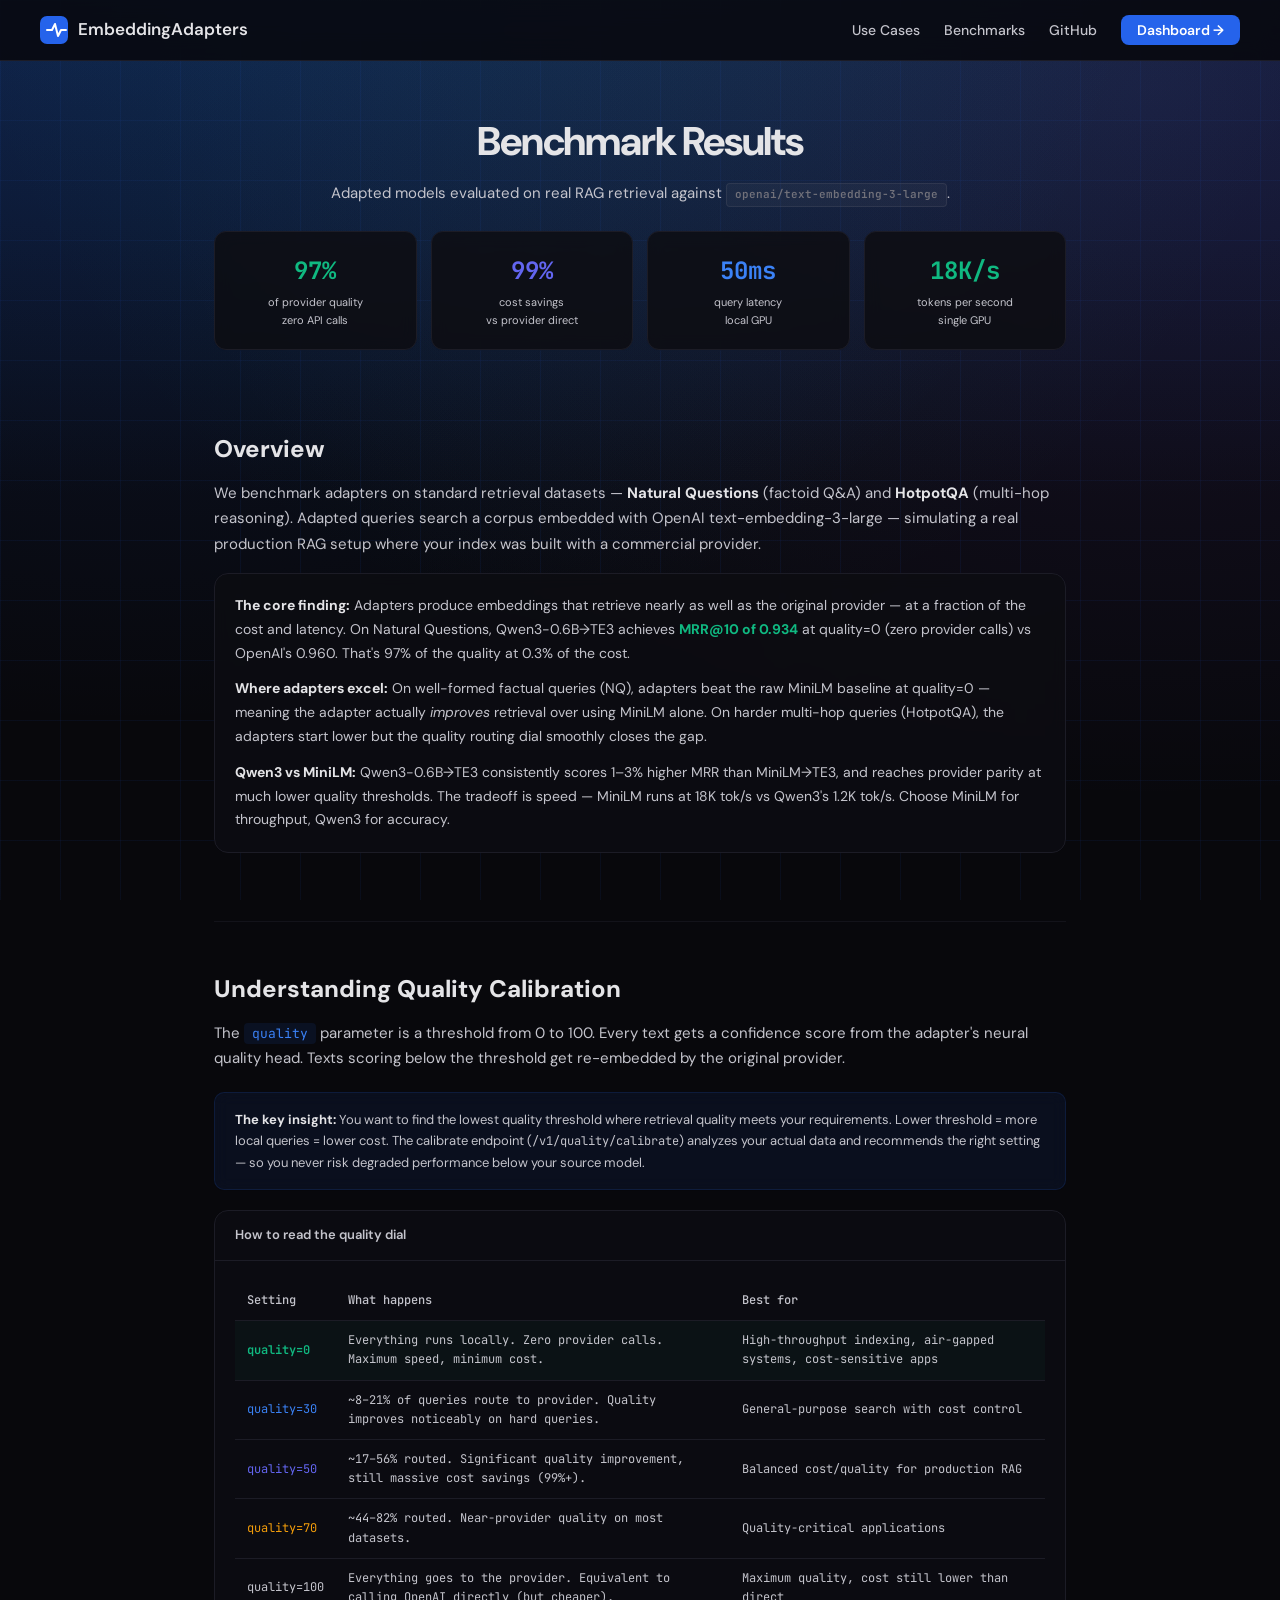
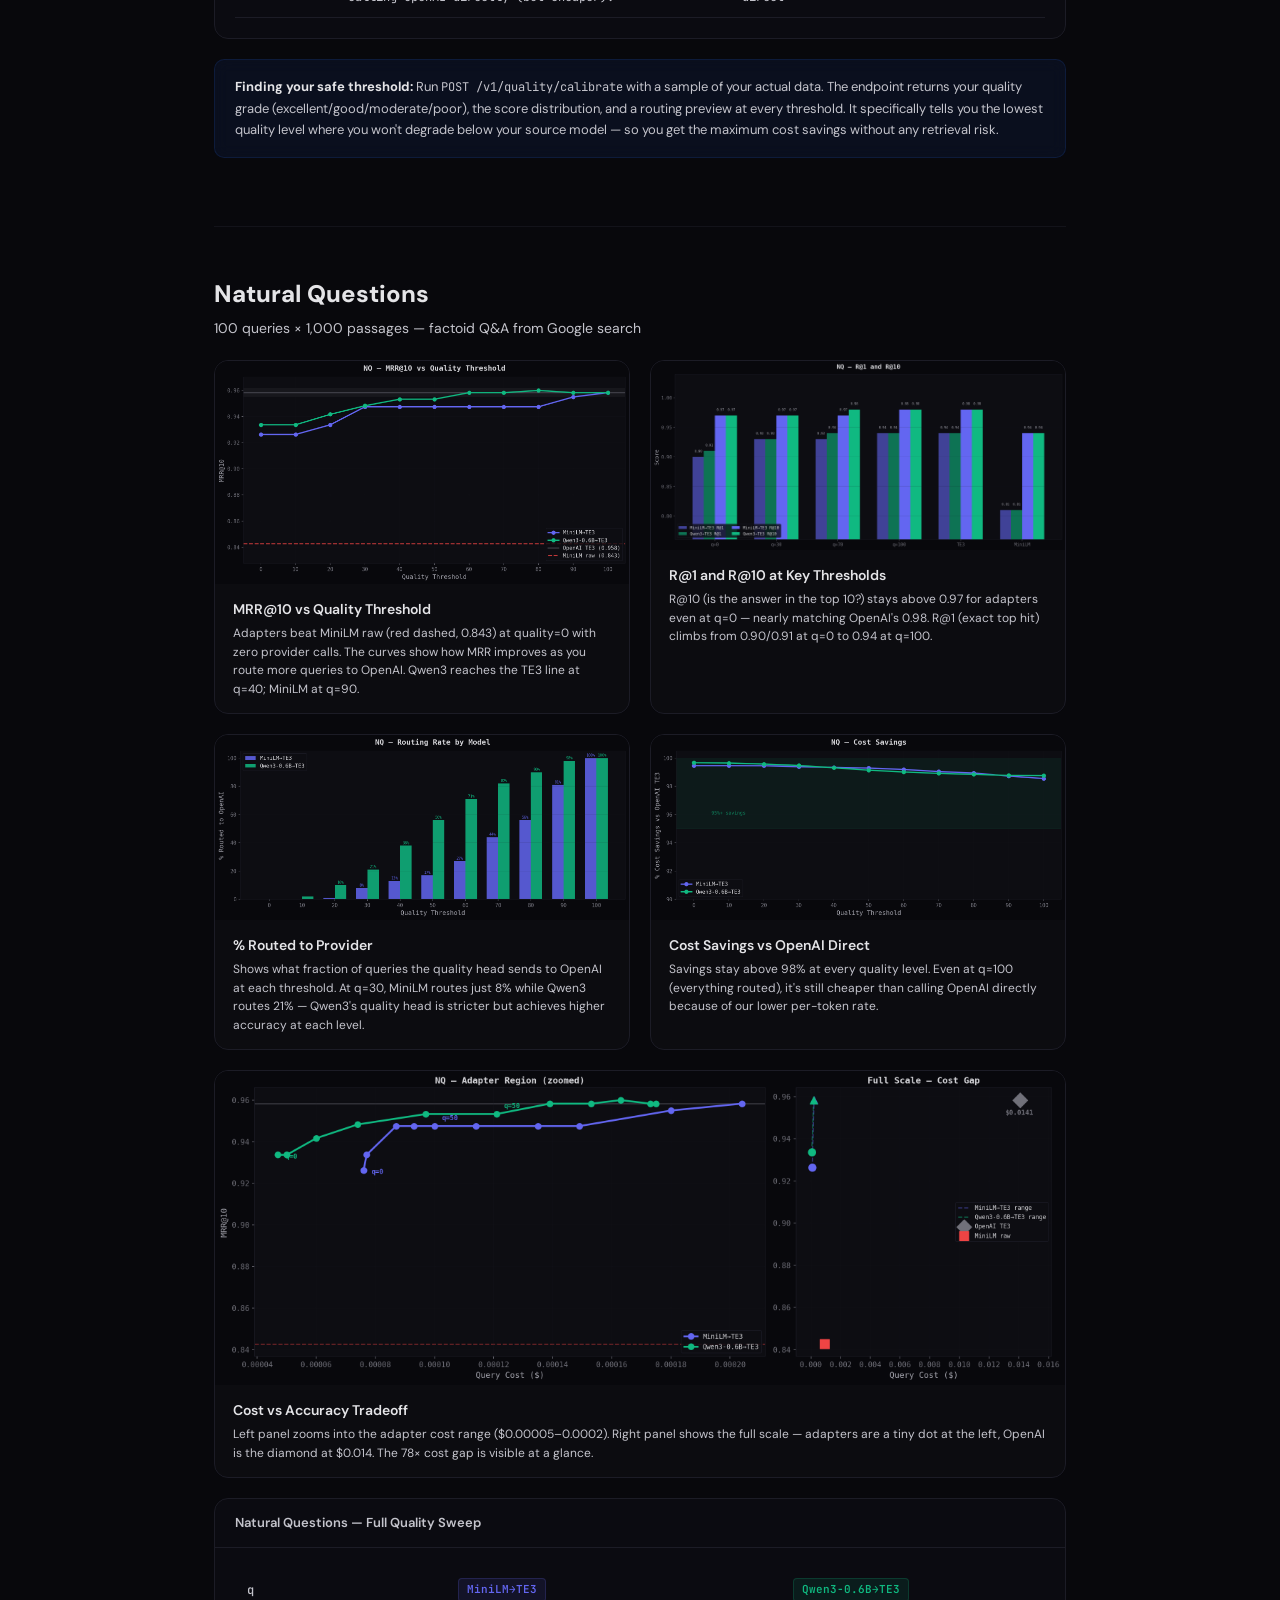
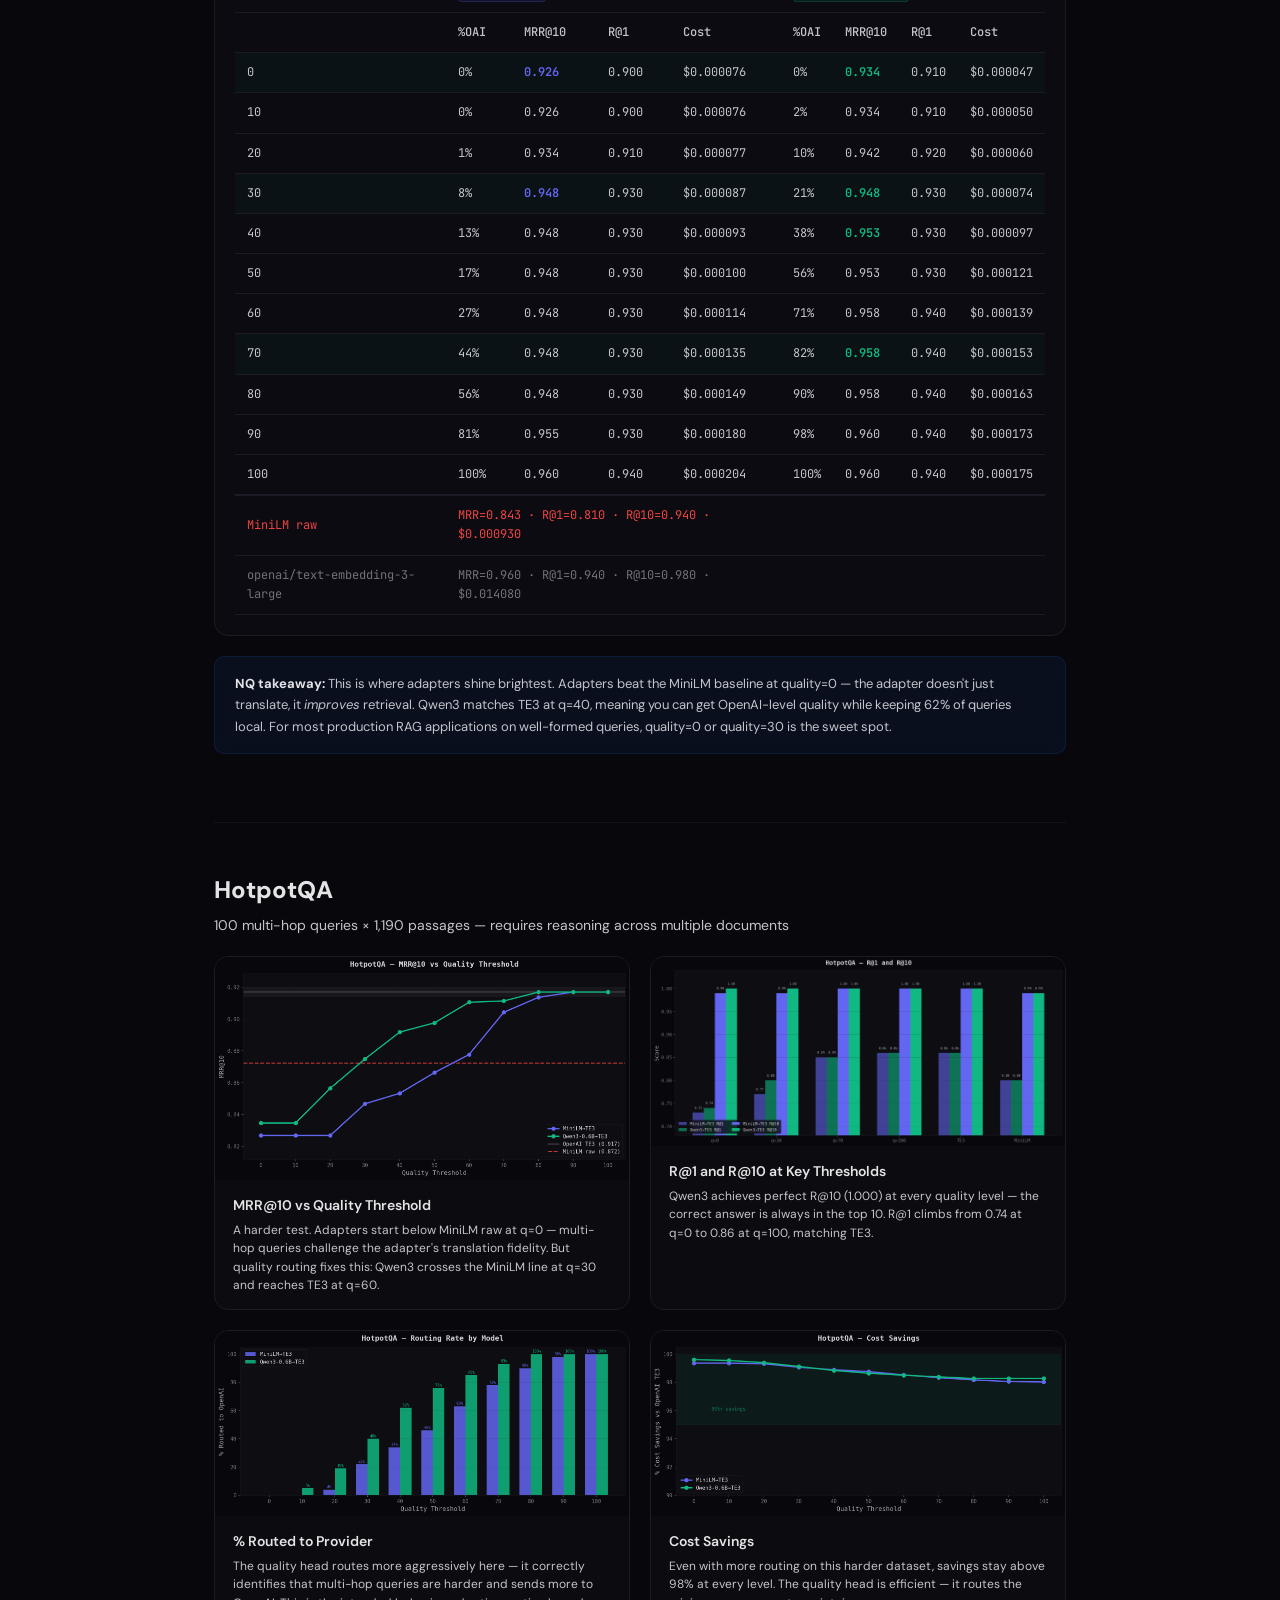
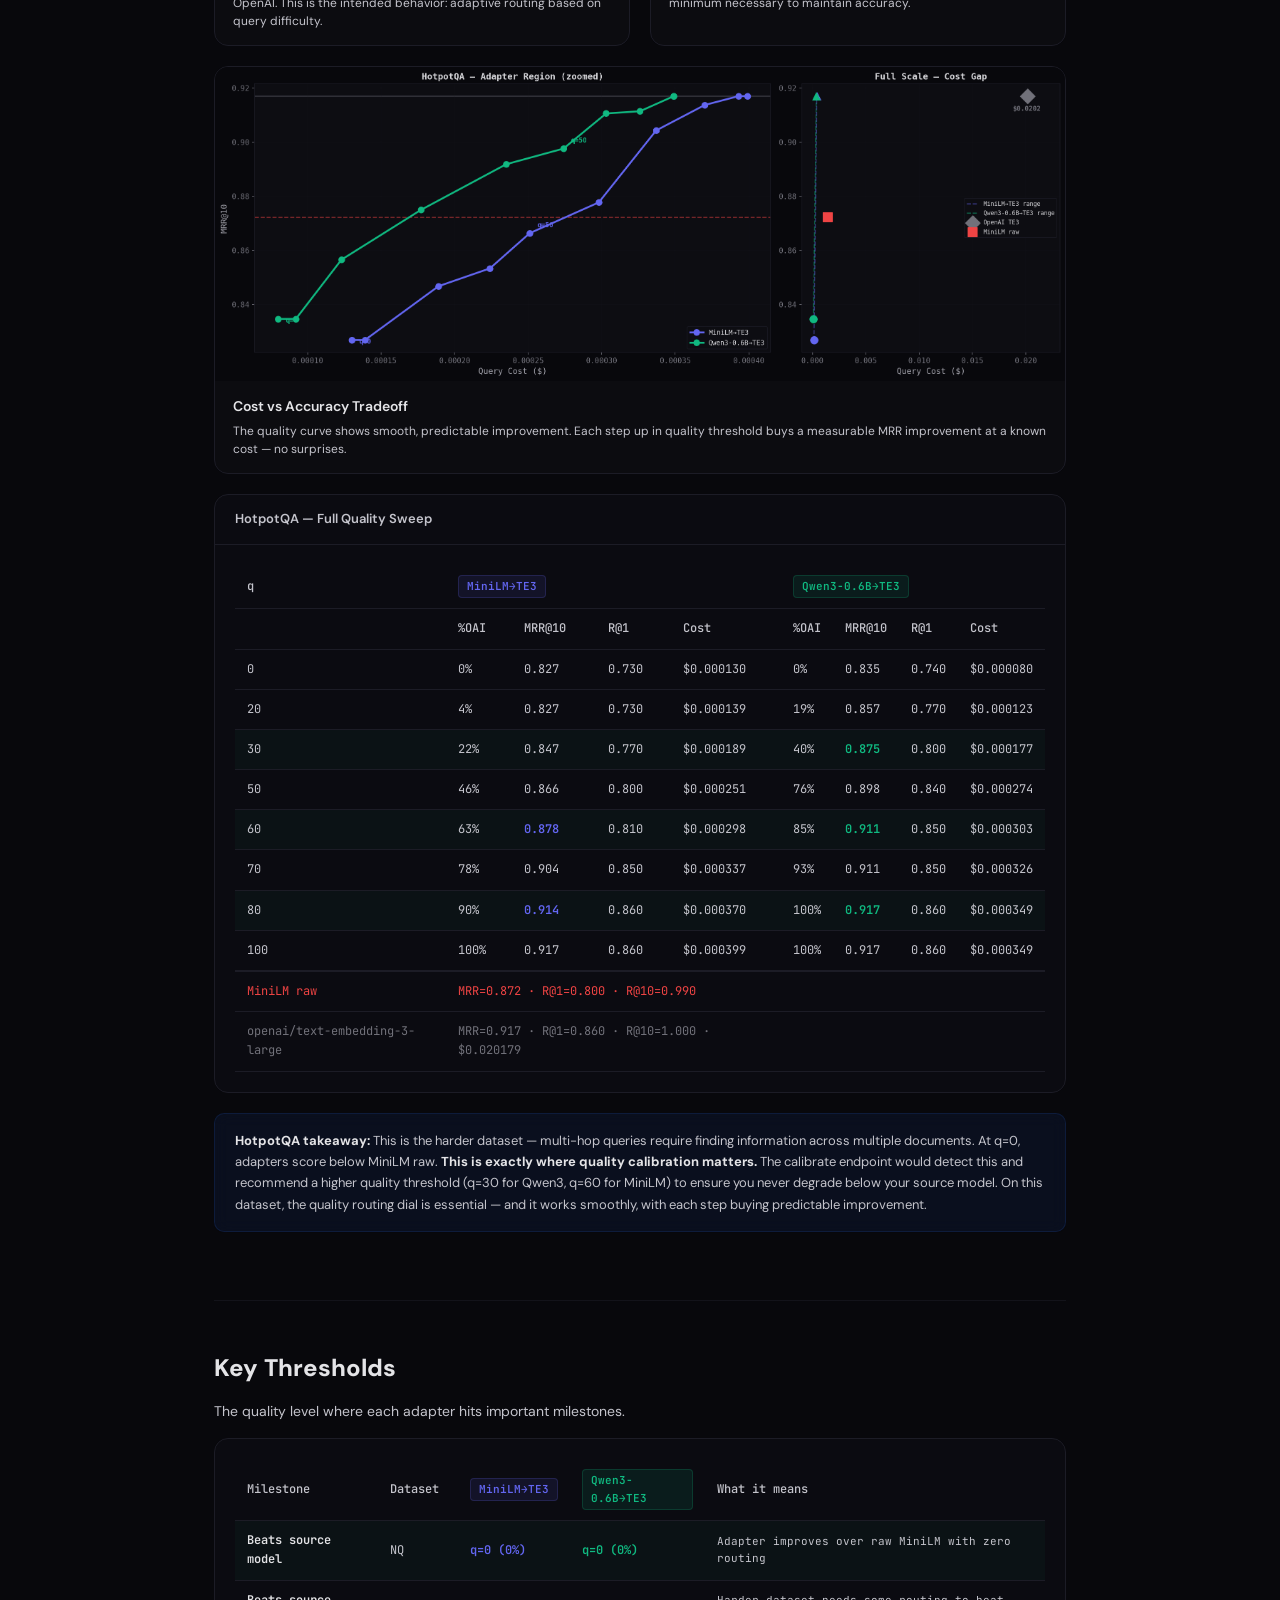
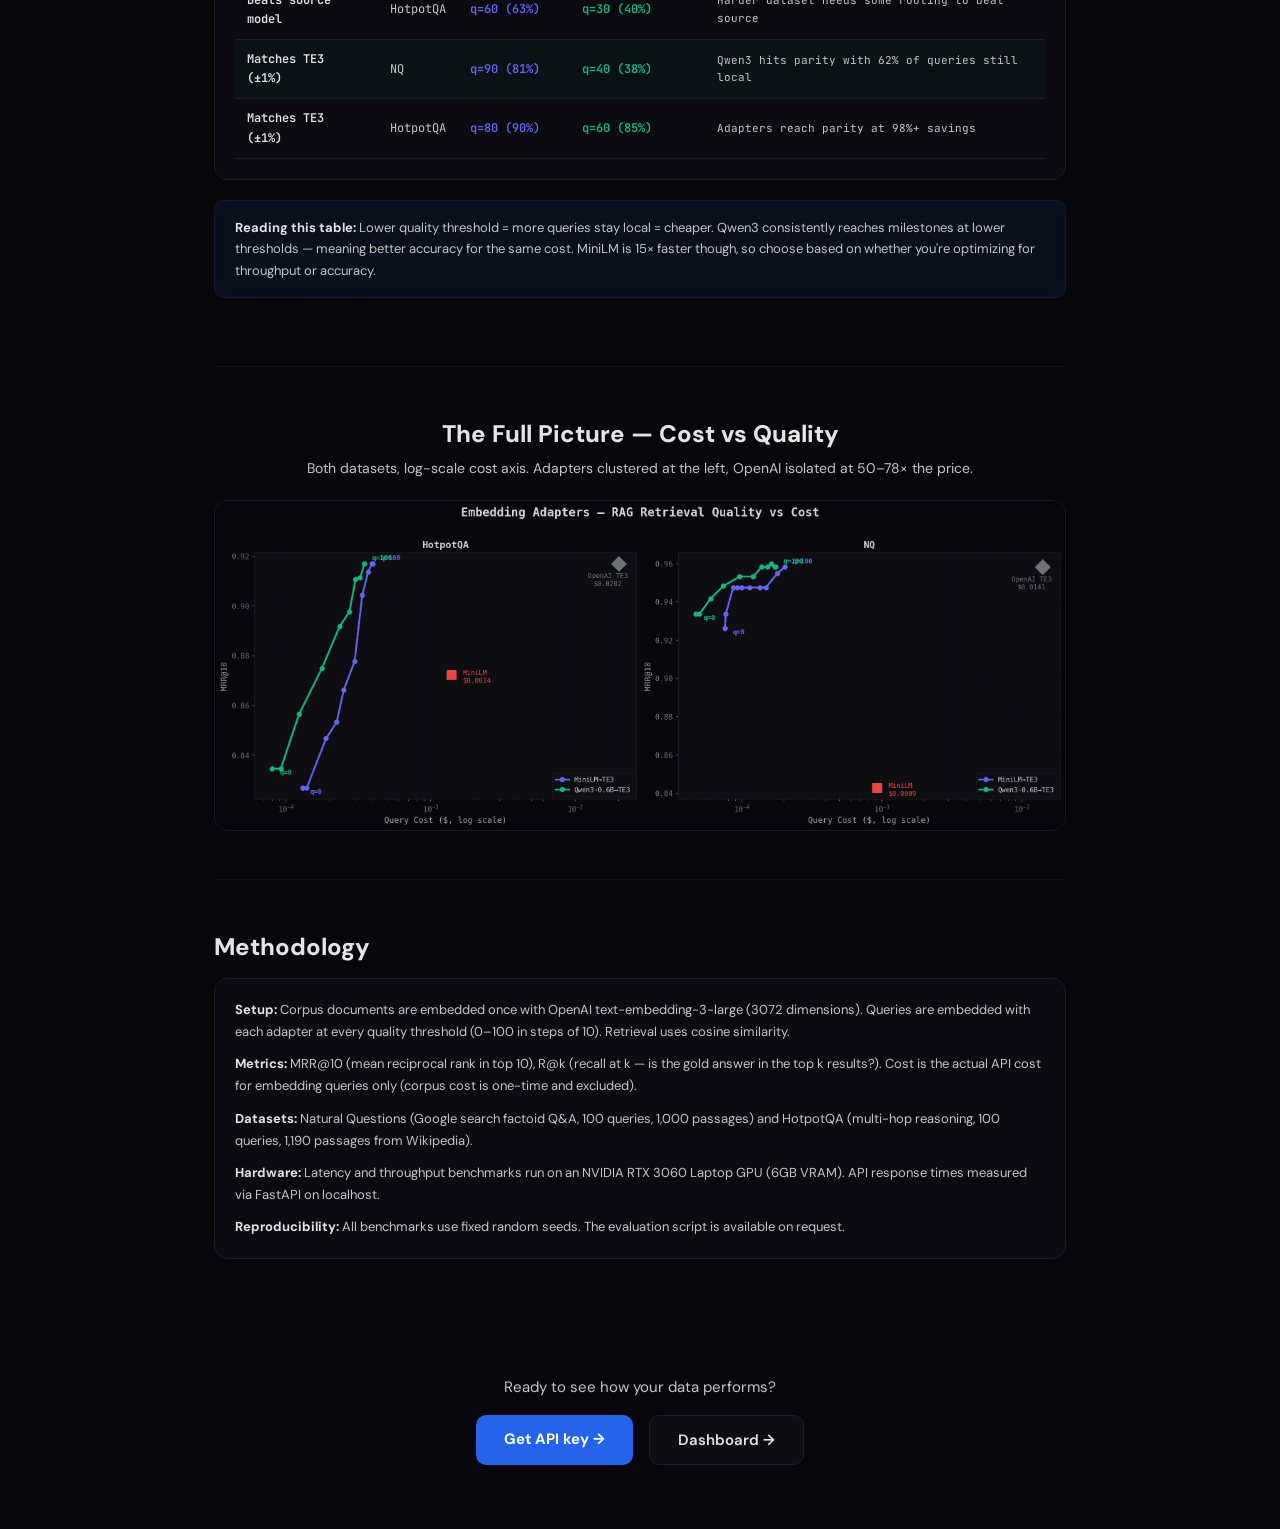
<file: benchmarks.html>
<!DOCTYPE html>
<html lang="en">
<head>
<meta charset="UTF-8">
<meta name="viewport" content="width=device-width, initial-scale=1.0">
<title>Benchmarks — EmbeddingAdapters</title>
<link rel="preconnect" href="https://fonts.googleapis.com">
<link rel="preconnect" href="https://fonts.gstatic.com" crossorigin>
<link href="https://fonts.googleapis.com/css2?family=JetBrains+Mono:wght@400;500;600;700&family=DM+Sans:wght@400;500;600;700;800&display=swap" rel="stylesheet">
<style>
:root {
  --bg:#08080c; --card:#0d0d12; --border:#1c1c26;
  --text:#e4e4e7; --dim:#c4c4cc; --muted:#71717a;
  --accent:#2563eb; --blue:#3b82f6; --green:#10b981; --purple:#6366f1; --red:#ef4444; --amber:#f59e0b;
}
*,*::before,*::after{margin:0;padding:0;box-sizing:border-box}
body{font-family:'DM Sans',sans-serif;background:var(--bg);color:var(--text);line-height:1.6;position:relative}
a{color:var(--blue);text-decoration:none}a:hover{text-decoration:underline}

/* Grid background */
.grid-bg{position:fixed;inset:0;background:linear-gradient(180deg,#0c1a30 0%,#0a1222 25%,#08080c 55%);pointer-events:none;z-index:0}
.grid-bg::before{content:'';position:absolute;inset:-50% -50%;width:200%;height:200%;background:radial-gradient(ellipse at 30% 20%,rgba(37,99,235,0.18) 0%,transparent 40%),radial-gradient(ellipse at 70% 30%,rgba(139,92,246,0.12) 0%,transparent 40%),radial-gradient(ellipse at 50% 10%,rgba(16,185,129,0.10) 0%,transparent 40%);animation:glowDrift 25s ease-in-out infinite}
@keyframes glowDrift{0%,100%{transform:translate(0%,0%)}25%{transform:translate(-8%,3%)}50%{transform:translate(5%,-5%)}75%{transform:translate(-3%,-2%)}}
.grid-bg::after{content:'';position:absolute;inset:0;background-image:linear-gradient(rgba(37,99,235,0.07) 1px,transparent 1px),linear-gradient(90deg,rgba(37,99,235,0.07) 1px,transparent 1px);background-size:60px 60px}
.mono{font-family:'JetBrains Mono',monospace}
nav{display:flex;justify-content:space-between;align-items:center;padding:16px 40px;border-bottom:1px solid var(--border);position:sticky;top:0;z-index:100;background:rgba(8,8,12,0.85);backdrop-filter:blur(12px)}
.nav-logo{display:flex;align-items:center;gap:10px;text-decoration:none;color:var(--text);font-weight:600;font-size:17px}
.nav-logo svg{width:28px;height:28px}
.nav-links{display:flex;gap:24px;list-style:none}
.nav-links a{color:var(--dim);font-size:14px;font-weight:500}
.nav-links a:hover{color:var(--text);text-decoration:none}
.nav-mobile-actions{display:none;align-items:center;gap:14px}
.nav-github-mobile{color:var(--muted,#52525b);transition:color 0.2s;display:flex;align-items:center}
.nav-github-mobile:hover{color:var(--text,#d4d4d8)}
.nav-hamburger{display:none;background:none;border:none;cursor:pointer;padding:6px}
.nav-hamburger span{display:block;width:22px;height:2px;background:var(--text,#d4d4d8);margin:5px 0;transition:0.3s}
.nav-cta{background:#2563eb !important;color:#fff !important;padding:6px 16px;border-radius:8px;font-weight:600 !important}
.nav-cta-placeholder{display:block;width:22px;height:2px;background:var(--text);margin:5px 0;transition:0.3s}
.wrap{max-width:900px;margin:0 auto;padding:0 24px;position:relative;z-index:1}
.sec{padding:48px 0}
.sec+.sec{border-top:1px solid rgba(28,28,38,0.6)}
.card{background:rgba(13,13,18,0.9);border:1px solid var(--border);border-radius:14px;overflow:hidden;margin-bottom:20px;backdrop-filter:blur(8px)}
.card-h{padding:14px 20px;border-bottom:1px solid var(--border);font-size:13px;font-weight:600;color:var(--dim)}
.card-b{padding:20px}
.stats{display:grid;grid-template-columns:repeat(4,1fr);gap:14px;margin-bottom:32px}
.stat{background:rgba(13,13,18,0.85);border:1px solid var(--border);border-radius:12px;padding:20px;text-align:center;backdrop-filter:blur(8px)}
.stat b{font-family:'JetBrains Mono',monospace;font-size:24px;font-weight:700;display:block}
.stat small{font-size:11px;color:var(--dim);display:block;margin-top:4px}
.cg{display:grid;grid-template-columns:1fr 1fr;gap:20px;margin-bottom:20px}
.cc{background:rgba(13,13,18,0.85);border:1px solid var(--border);border-radius:14px;overflow:hidden;backdrop-filter:blur(8px)}
.cc img{width:100%;display:block}
.cc .cap{padding:14px 18px}
.cc .cap h4{font-size:14px;font-weight:600;margin-bottom:4px}
.cc .cap p{font-size:12px;color:var(--dim);line-height:1.55}
table{width:100%;border-collapse:collapse;font-size:12px;font-family:'JetBrains Mono',monospace}
th{text-align:left;padding:10px 12px;color:var(--dim);font-weight:500;border-bottom:1px solid var(--border)}
td{padding:10px 12px;border-bottom:1px solid var(--border);color:var(--dim)}
.hi{background:rgba(16,185,129,0.04)}
.g{color:var(--green);font-weight:600}
.p{color:var(--purple);font-weight:600}
.r{color:var(--red)}
.tag{display:inline-block;font-family:'JetBrains Mono',monospace;font-size:11px;font-weight:600;padding:2px 8px;border-radius:4px}
.tag-m{color:var(--purple);background:rgba(99,102,241,0.1);border:1px solid rgba(99,102,241,0.2)}
.tag-q{color:var(--green);background:rgba(16,185,129,0.1);border:1px solid rgba(16,185,129,0.2)}
.tag-t{color:#71717a;background:rgba(113,113,122,0.1);border:1px solid rgba(113,113,122,0.2)}
.note{background:rgba(37,99,235,0.08);border:1px solid rgba(37,99,235,0.15);border-radius:10px;padding:16px 20px;font-size:13px;color:var(--dim);line-height:1.65;margin:20px 0;backdrop-filter:blur(8px)}
.note b{color:var(--text)}
h3{font-size:18px;font-weight:700;margin-bottom:6px}
@media(max-width:768px){
  nav{padding:12px 16px}
  .nav-hamburger{display:block}
  .nav-links{
    display:none;position:absolute;top:100%;left:0;right:0;flex-direction:column;
    background:rgba(8,8,12,0.97);backdrop-filter:blur(12px);border-bottom:1px solid var(--border);
    padding:16px 24px;gap:0;
  }
  nav.open .nav-links{display:flex}
  .nav-links li{padding:8px 0}
  .stats{grid-template-columns:1fr 1fr;gap:10px}
  .stat{padding:14px}
  .stat b{font-size:20px}
  .cg{grid-template-columns:1fr}
  .card-b{padding:14px}
  th,td{padding:6px 6px;font-size:10px}
  .note{padding:12px 14px;font-size:12px}
  h2{font-size:20px !important}
}
@media(max-width:480px){
  .stats{grid-template-columns:1fr 1fr;gap:8px}
  .stat{padding:12px}
  .stat b{font-size:18px}
  .stat small{font-size:10px}
}
</style>
</head>
<body>
<div class="grid-bg"></div>

<nav id="navbar">
  <a href="index.html" class="nav-logo">
    <svg viewBox="0 0 28 28" fill="none"><rect width="28" height="28" rx="7" fill="#2563eb"/><path d="M7 14h5l3-6 3 12 3-6h5" stroke="#fff" stroke-width="2" stroke-linecap="round" stroke-linejoin="round"/></svg>
    <span>EmbeddingAdapters</span>
  </a>
  <div class="nav-mobile-actions">
    <a href="https://github.com/PotentiallyARobot/EmbeddingAdapters" target="_blank" class="nav-github-mobile" aria-label="GitHub">
      <svg width="22" height="22" viewBox="0 0 16 16" fill="currentColor"><path d="M8 0C3.58 0 0 3.58 0 8c0 3.54 2.29 6.53 5.47 7.59.4.07.55-.17.55-.38 0-.19-.01-.82-.01-1.49-2.01.37-2.53-.49-2.69-.94-.09-.23-.48-.94-.82-1.13-.28-.15-.68-.52-.01-.53.63-.01 1.08.58 1.23.82.72 1.21 1.87.87 2.33.66.07-.52.28-.87.51-1.07-1.78-.2-3.64-.89-3.64-3.95 0-.87.31-1.59.82-2.15-.08-.2-.36-1.02.08-2.12 0 0 .67-.21 2.2.82.64-.18 1.32-.27 2-.27.68 0 1.36.09 2 .27 1.53-1.04 2.2-.82 2.2-.82.44 1.1.16 1.92.08 2.12.51.56.82 1.27.82 2.15 0 3.07-1.87 3.75-3.65 3.95.29.25.54.73.54 1.48 0 1.07-.01 1.93-.01 2.2 0 .21.15.46.55.38A8.013 8.013 0 0016 8c0-4.42-3.58-8-8-8z"/></svg>
    </a>
    <button class="nav-hamburger" onclick="document.getElementById('navbar').classList.toggle('open')" aria-label="Menu">
      <span></span><span></span><span></span>
    </button>
  </div>
  <ul class="nav-links">
    <li><a href="usecases.html">Use Cases</a></li>
    <li><a href="benchmarks.html">Benchmarks</a></li>
    <li><a href="https://github.com/PotentiallyARobot/EmbeddingAdapters" target="_blank">GitHub</a></li>
    <li><a href="dashboard.html" class="nav-cta">Dashboard &rarr;</a></li>
  </ul>
</nav>

<div class="wrap">

<!-- ═══ HEADER ═══ -->
<div class="sec" style="text-align:center;padding-bottom:24px;">
  <h1 style="font-size:clamp(28px,4vw,40px);font-weight:800;letter-spacing:-0.03em;margin-bottom:8px;">Benchmark Results</h1>
  <p style="font-size:15px;color:var(--dim);max-width:640px;margin:0 auto;">Adapted models evaluated on real RAG retrieval against <span class="tag tag-t">openai/text-embedding-3-large</span>.</p>
</div>

<!-- ═══ KEY STATS ═══ -->
<div class="stats">
  <div class="stat"><b style="color:var(--green);">97%</b><small>of provider quality<br>zero API calls</small></div>
  <div class="stat"><b style="color:var(--purple);">99%</b><small>cost savings<br>vs provider direct</small></div>
  <div class="stat"><b style="color:var(--blue);">50ms</b><small>query latency<br>local GPU</small></div>
  <div class="stat"><b style="color:var(--green);">18K/s</b><small>tokens per second<br>single GPU</small></div>
</div>

<!-- ═══ OVERVIEW ═══ -->
<div class="sec">
  <h2 style="font-size:24px;font-weight:800;margin-bottom:12px;">Overview</h2>
  <p style="font-size:15px;color:var(--dim);line-height:1.7;margin-bottom:16px;">We benchmark adapters on standard retrieval datasets — <b style="color:var(--text);">Natural Questions</b> (factoid Q&A) and <b style="color:var(--text);">HotpotQA</b> (multi-hop reasoning). Adapted queries search a corpus embedded with OpenAI text-embedding-3-large — simulating a real production RAG setup where your index was built with a commercial provider.</p>

  <div class="card">
    <div class="card-b" style="font-size:14px;color:var(--dim);line-height:1.7;">
      <p><b style="color:var(--text);">The core finding:</b> Adapters produce embeddings that retrieve nearly as well as the original provider — at a fraction of the cost and latency. On Natural Questions, Qwen3-0.6B→TE3 achieves <b style="color:var(--green);">MRR@10 of 0.934</b> at quality=0 (zero provider calls) vs OpenAI's 0.960. That's 97% of the quality at 0.3% of the cost.</p>
      <p style="margin-top:12px;"><b style="color:var(--text);">Where adapters excel:</b> On well-formed factual queries (NQ), adapters beat the raw MiniLM baseline at quality=0 — meaning the adapter actually <i>improves</i> retrieval over using MiniLM alone. On harder multi-hop queries (HotpotQA), the adapters start lower but the quality routing dial smoothly closes the gap.</p>
      <p style="margin-top:12px;"><b style="color:var(--text);">Qwen3 vs MiniLM:</b> Qwen3-0.6B→TE3 consistently scores 1–3% higher MRR than MiniLM→TE3, and reaches provider parity at much lower quality thresholds. The tradeoff is speed — MiniLM runs at 18K tok/s vs Qwen3's 1.2K tok/s. Choose MiniLM for throughput, Qwen3 for accuracy.</p>
    </div>
  </div>
</div>

<!-- ═══ QUALITY CALIBRATION ═══ -->
<div class="sec">
  <h2 style="font-size:24px;font-weight:800;margin-bottom:12px;">Understanding Quality Calibration</h2>
  <p style="font-size:15px;color:var(--dim);line-height:1.7;margin-bottom:16px;">The <code class="mono" style="color:var(--blue);background:rgba(37,99,235,0.1);padding:2px 8px;border-radius:4px;font-size:13px;">quality</code> parameter is a threshold from 0 to 100. Every text gets a confidence score from the adapter's neural quality head. Texts scoring below the threshold get re-embedded by the original provider.</p>

  <div class="note">
    <b>The key insight:</b> You want to find the lowest quality threshold where retrieval quality meets your requirements. Lower threshold = more local queries = lower cost. The calibrate endpoint (<code class="mono" style="font-size:12px;">/v1/quality/calibrate</code>) analyzes your actual data and recommends the right setting — so you never risk degraded performance below your source model.
  </div>

  <div class="card">
    <div class="card-h">How to read the quality dial</div>
    <div class="card-b">
      <table>
        <thead><tr><th>Setting</th><th>What happens</th><th>Best for</th></tr></thead>
        <tbody>
          <tr class="hi"><td class="g mono">quality=0</td><td>Everything runs locally. Zero provider calls. Maximum speed, minimum cost.</td><td>High-throughput indexing, air-gapped systems, cost-sensitive apps</td></tr>
          <tr><td class="mono" style="color:var(--blue);">quality=30</td><td>~8–21% of queries route to provider. Quality improves noticeably on hard queries.</td><td>General-purpose search with cost control</td></tr>
          <tr><td class="mono" style="color:var(--purple);">quality=50</td><td>~17–56% routed. Significant quality improvement, still massive cost savings (99%+).</td><td>Balanced cost/quality for production RAG</td></tr>
          <tr><td class="mono" style="color:var(--amber);">quality=70</td><td>~44–82% routed. Near-provider quality on most datasets.</td><td>Quality-critical applications</td></tr>
          <tr><td class="mono" style="color:var(--dim);">quality=100</td><td>Everything goes to the provider. Equivalent to calling OpenAI directly (but cheaper).</td><td>Maximum quality, cost still lower than direct</td></tr>
        </tbody>
      </table>
    </div>
  </div>

  <div class="note">
    <b>Finding your safe threshold:</b> Run <code class="mono" style="font-size:12px;">POST /v1/quality/calibrate</code> with a sample of your actual data. The endpoint returns your quality grade (excellent/good/moderate/poor), the score distribution, and a routing preview at every threshold. It specifically tells you the lowest quality level where you won't degrade below your source model — so you get the maximum cost savings without any retrieval risk.
  </div>
</div>

<!-- ═══ NATURAL QUESTIONS ═══ -->
<div class="sec">
  <h2 style="font-size:24px;font-weight:800;margin-bottom:4px;">Natural Questions</h2>
  <p style="font-size:14px;color:var(--dim);margin-bottom:20px;">100 queries × 1,000 passages — factoid Q&A from Google search</p>

  <div class="cg">
    <div class="cc"><img src="img/nq_mrr.png" alt="NQ MRR"><div class="cap"><h4>MRR@10 vs Quality Threshold</h4><p>Adapters beat MiniLM raw (red dashed, 0.843) at quality=0 with zero provider calls. The curves show how MRR improves as you route more queries to OpenAI. Qwen3 reaches the TE3 line at q=40; MiniLM at q=90.</p></div></div>
    <div class="cc"><img src="img/nq_recall.png" alt="NQ Recall"><div class="cap"><h4>R@1 and R@10 at Key Thresholds</h4><p>R@10 (is the answer in the top 10?) stays above 0.97 for adapters even at q=0 — nearly matching OpenAI's 0.98. R@1 (exact top hit) climbs from 0.90/0.91 at q=0 to 0.94 at q=100.</p></div></div>
  </div>
  <div class="cg">
    <div class="cc"><img src="img/nq_routing.png" alt="NQ Routing"><div class="cap"><h4>% Routed to Provider</h4><p>Shows what fraction of queries the quality head sends to OpenAI at each threshold. At q=30, MiniLM routes just 8% while Qwen3 routes 21% — Qwen3's quality head is stricter but achieves higher accuracy at each level.</p></div></div>
    <div class="cc"><img src="img/nq_savings.png" alt="NQ Savings"><div class="cap"><h4>Cost Savings vs OpenAI Direct</h4><p>Savings stay above 98% at every quality level. Even at q=100 (everything routed), it's still cheaper than calling OpenAI directly because of our lower per-token rate.</p></div></div>
  </div>
  <div class="cc" style="margin-bottom:20px;"><img src="img/nq_cost_accuracy.png" alt="NQ Cost vs Accuracy"><div class="cap"><h4>Cost vs Accuracy Tradeoff</h4><p>Left panel zooms into the adapter cost range ($0.00005–0.0002). Right panel shows the full scale — adapters are a tiny dot at the left, OpenAI is the diamond at $0.014. The 78× cost gap is visible at a glance.</p></div></div>

  <div class="card">
    <div class="card-h">Natural Questions — Full Quality Sweep</div>
    <div class="card-b" style="">
      <table>
        <thead><tr><th>q</th><th colspan="4"><span class="tag tag-m">MiniLM→TE3</span></th><th colspan="4"><span class="tag tag-q">Qwen3-0.6B→TE3</span></th></tr>
        <tr><th></th><th>%OAI</th><th>MRR@10</th><th>R@1</th><th>Cost</th><th>%OAI</th><th>MRR@10</th><th>R@1</th><th>Cost</th></tr></thead>
        <tbody>
          <tr class="hi"><td>0</td><td>0%</td><td class="p">0.926</td><td>0.900</td><td>$0.000076</td><td>0%</td><td class="g">0.934</td><td>0.910</td><td>$0.000047</td></tr>
          <tr><td>10</td><td>0%</td><td>0.926</td><td>0.900</td><td>$0.000076</td><td>2%</td><td>0.934</td><td>0.910</td><td>$0.000050</td></tr>
          <tr><td>20</td><td>1%</td><td>0.934</td><td>0.910</td><td>$0.000077</td><td>10%</td><td>0.942</td><td>0.920</td><td>$0.000060</td></tr>
          <tr class="hi"><td>30</td><td>8%</td><td class="p">0.948</td><td>0.930</td><td>$0.000087</td><td>21%</td><td class="g">0.948</td><td>0.930</td><td>$0.000074</td></tr>
          <tr><td>40</td><td>13%</td><td>0.948</td><td>0.930</td><td>$0.000093</td><td>38%</td><td class="g">0.953</td><td>0.930</td><td>$0.000097</td></tr>
          <tr><td>50</td><td>17%</td><td>0.948</td><td>0.930</td><td>$0.000100</td><td>56%</td><td>0.953</td><td>0.930</td><td>$0.000121</td></tr>
          <tr><td>60</td><td>27%</td><td>0.948</td><td>0.930</td><td>$0.000114</td><td>71%</td><td>0.958</td><td>0.940</td><td>$0.000139</td></tr>
          <tr class="hi"><td>70</td><td>44%</td><td>0.948</td><td>0.930</td><td>$0.000135</td><td>82%</td><td class="g">0.958</td><td>0.940</td><td>$0.000153</td></tr>
          <tr><td>80</td><td>56%</td><td>0.948</td><td>0.930</td><td>$0.000149</td><td>90%</td><td>0.958</td><td>0.940</td><td>$0.000163</td></tr>
          <tr><td>90</td><td>81%</td><td>0.955</td><td>0.930</td><td>$0.000180</td><td>98%</td><td>0.960</td><td>0.940</td><td>$0.000173</td></tr>
          <tr><td>100</td><td>100%</td><td>0.960</td><td>0.940</td><td>$0.000204</td><td>100%</td><td>0.960</td><td>0.940</td><td>$0.000175</td></tr>
          <tr style="border-top:2px solid var(--border);"><td class="r">MiniLM raw</td><td colspan="4" class="r">MRR=0.843 · R@1=0.810 · R@10=0.940 · $0.000930</td><td colspan="4"></td></tr>
          <tr><td style="color:var(--muted);">openai/text-embedding-3-large</td><td colspan="4" style="color:var(--muted);">MRR=0.960 · R@1=0.940 · R@10=0.980 · $0.014080</td><td colspan="4"></td></tr>
        </tbody>
      </table>
    </div>
  </div>

  <div class="note">
    <b>NQ takeaway:</b> This is where adapters shine brightest. Adapters beat the MiniLM baseline at quality=0 — the adapter doesn't just translate, it <i>improves</i> retrieval. Qwen3 matches TE3 at q=40, meaning you can get OpenAI-level quality while keeping 62% of queries local. For most production RAG applications on well-formed queries, quality=0 or quality=30 is the sweet spot.
  </div>
</div>

<!-- ═══ HOTPOTQA ═══ -->
<div class="sec">
  <h2 style="font-size:24px;font-weight:800;margin-bottom:4px;">HotpotQA</h2>
  <p style="font-size:14px;color:var(--dim);margin-bottom:20px;">100 multi-hop queries × 1,190 passages — requires reasoning across multiple documents</p>

  <div class="cg">
    <div class="cc"><img src="img/hotpotqa_mrr.png" alt="HotpotQA MRR"><div class="cap"><h4>MRR@10 vs Quality Threshold</h4><p>A harder test. Adapters start below MiniLM raw at q=0 — multi-hop queries challenge the adapter's translation fidelity. But quality routing fixes this: Qwen3 crosses the MiniLM line at q=30 and reaches TE3 at q=60.</p></div></div>
    <div class="cc"><img src="img/hotpotqa_recall.png" alt="HotpotQA Recall"><div class="cap"><h4>R@1 and R@10 at Key Thresholds</h4><p>Qwen3 achieves perfect R@10 (1.000) at every quality level — the correct answer is always in the top 10. R@1 climbs from 0.74 at q=0 to 0.86 at q=100, matching TE3.</p></div></div>
  </div>
  <div class="cg">
    <div class="cc"><img src="img/hotpotqa_routing.png" alt="HotpotQA Routing"><div class="cap"><h4>% Routed to Provider</h4><p>The quality head routes more aggressively here — it correctly identifies that multi-hop queries are harder and sends more to OpenAI. This is the intended behavior: adaptive routing based on query difficulty.</p></div></div>
    <div class="cc"><img src="img/hotpotqa_savings.png" alt="HotpotQA Savings"><div class="cap"><h4>Cost Savings</h4><p>Even with more routing on this harder dataset, savings stay above 98% at every level. The quality head is efficient — it routes the minimum necessary to maintain accuracy.</p></div></div>
  </div>
  <div class="cc" style="margin-bottom:20px;"><img src="img/hotpotqa_cost_accuracy.png" alt="HotpotQA Cost vs Accuracy"><div class="cap"><h4>Cost vs Accuracy Tradeoff</h4><p>The quality curve shows smooth, predictable improvement. Each step up in quality threshold buys a measurable MRR improvement at a known cost — no surprises.</p></div></div>

  <div class="card">
    <div class="card-h">HotpotQA — Full Quality Sweep</div>
    <div class="card-b" style="">
      <table>
        <thead><tr><th>q</th><th colspan="4"><span class="tag tag-m">MiniLM→TE3</span></th><th colspan="4"><span class="tag tag-q">Qwen3-0.6B→TE3</span></th></tr>
        <tr><th></th><th>%OAI</th><th>MRR@10</th><th>R@1</th><th>Cost</th><th>%OAI</th><th>MRR@10</th><th>R@1</th><th>Cost</th></tr></thead>
        <tbody>
          <tr><td>0</td><td>0%</td><td>0.827</td><td>0.730</td><td>$0.000130</td><td>0%</td><td>0.835</td><td>0.740</td><td>$0.000080</td></tr>
          <tr><td>20</td><td>4%</td><td>0.827</td><td>0.730</td><td>$0.000139</td><td>19%</td><td>0.857</td><td>0.770</td><td>$0.000123</td></tr>
          <tr class="hi"><td>30</td><td>22%</td><td>0.847</td><td>0.770</td><td>$0.000189</td><td>40%</td><td class="g">0.875</td><td>0.800</td><td>$0.000177</td></tr>
          <tr><td>50</td><td>46%</td><td>0.866</td><td>0.800</td><td>$0.000251</td><td>76%</td><td>0.898</td><td>0.840</td><td>$0.000274</td></tr>
          <tr class="hi"><td>60</td><td>63%</td><td class="p">0.878</td><td>0.810</td><td>$0.000298</td><td>85%</td><td class="g">0.911</td><td>0.850</td><td>$0.000303</td></tr>
          <tr><td>70</td><td>78%</td><td>0.904</td><td>0.850</td><td>$0.000337</td><td>93%</td><td>0.911</td><td>0.850</td><td>$0.000326</td></tr>
          <tr class="hi"><td>80</td><td>90%</td><td class="p">0.914</td><td>0.860</td><td>$0.000370</td><td>100%</td><td class="g">0.917</td><td>0.860</td><td>$0.000349</td></tr>
          <tr><td>100</td><td>100%</td><td>0.917</td><td>0.860</td><td>$0.000399</td><td>100%</td><td>0.917</td><td>0.860</td><td>$0.000349</td></tr>
          <tr style="border-top:2px solid var(--border);"><td class="r">MiniLM raw</td><td colspan="4" class="r">MRR=0.872 · R@1=0.800 · R@10=0.990</td><td colspan="4"></td></tr>
          <tr><td style="color:var(--muted);">openai/text-embedding-3-large</td><td colspan="4" style="color:var(--muted);">MRR=0.917 · R@1=0.860 · R@10=1.000 · $0.020179</td><td colspan="4"></td></tr>
        </tbody>
      </table>
    </div>
  </div>

  <div class="note">
    <b>HotpotQA takeaway:</b> This is the harder dataset — multi-hop queries require finding information across multiple documents. At q=0, adapters score below MiniLM raw. <b>This is exactly where quality calibration matters.</b> The calibrate endpoint would detect this and recommend a higher quality threshold (q=30 for Qwen3, q=60 for MiniLM) to ensure you never degrade below your source model. On this dataset, the quality routing dial is essential — and it works smoothly, with each step buying predictable improvement.
  </div>
</div>

<!-- ═══ KEY THRESHOLDS ═══ -->
<div class="sec">
  <h2 style="font-size:24px;font-weight:800;margin-bottom:12px;">Key Thresholds</h2>
  <p style="font-size:14px;color:var(--dim);margin-bottom:16px;">The quality level where each adapter hits important milestones.</p>

  <div class="card">
    <div class="card-b" style="">
      <table>
        <thead><tr><th>Milestone</th><th>Dataset</th><th><span class="tag tag-m">MiniLM→TE3</span></th><th><span class="tag tag-q">Qwen3-0.6B→TE3</span></th><th>What it means</th></tr></thead>
        <tbody>
          <tr class="hi"><td style="color:var(--text);font-weight:600;">Beats source model</td><td>NQ</td><td class="p">q=0 (0%)</td><td class="g">q=0 (0%)</td><td style="font-size:11px;">Adapter improves over raw MiniLM with zero routing</td></tr>
          <tr><td style="color:var(--text);font-weight:600;">Beats source model</td><td>HotpotQA</td><td class="p">q=60 (63%)</td><td class="g">q=30 (40%)</td><td style="font-size:11px;">Harder dataset needs some routing to beat source</td></tr>
          <tr class="hi"><td style="color:var(--text);font-weight:600;">Matches TE3 (±1%)</td><td>NQ</td><td class="p">q=90 (81%)</td><td class="g">q=40 (38%)</td><td style="font-size:11px;">Qwen3 hits parity with 62% of queries still local</td></tr>
          <tr><td style="color:var(--text);font-weight:600;">Matches TE3 (±1%)</td><td>HotpotQA</td><td class="p">q=80 (90%)</td><td class="g">q=60 (85%)</td><td style="font-size:11px;">Adapters reach parity at 98%+ savings</td></tr>
        </tbody>
      </table>
    </div>
  </div>

  <div class="note">
    <b>Reading this table:</b> Lower quality threshold = more queries stay local = cheaper. Qwen3 consistently reaches milestones at lower thresholds — meaning better accuracy for the same cost. MiniLM is 15× faster though, so choose based on whether you're optimizing for throughput or accuracy.
  </div>
</div>

<!-- ═══ HERO CHART ═══ -->
<div class="sec" style="text-align:center;">
  <h2 style="font-size:24px;font-weight:800;margin-bottom:4px;">The Full Picture — Cost vs Quality</h2>
  <p style="font-size:14px;color:var(--dim);margin-bottom:20px;">Both datasets, log-scale cost axis. Adapters clustered at the left, OpenAI isolated at 50–78× the price.</p>
  <div class="cc" style="max-width:100%;"><img src="img/hero.png" alt="Hero chart"></div>
</div>

<!-- ═══ METHODOLOGY ═══ -->
<div class="sec">
  <h2 style="font-size:24px;font-weight:800;margin-bottom:12px;">Methodology</h2>
  <div class="card">
    <div class="card-b" style="font-size:13px;color:var(--dim);line-height:1.7;">
      <p><b style="color:var(--text);">Setup:</b> Corpus documents are embedded once with OpenAI text-embedding-3-large (3072 dimensions). Queries are embedded with each adapter at every quality threshold (0–100 in steps of 10). Retrieval uses cosine similarity.</p>
      <p style="margin-top:10px;"><b style="color:var(--text);">Metrics:</b> MRR@10 (mean reciprocal rank in top 10), R@k (recall at k — is the gold answer in the top k results?). Cost is the actual API cost for embedding queries only (corpus cost is one-time and excluded).</p>
      <p style="margin-top:10px;"><b style="color:var(--text);">Datasets:</b> Natural Questions (Google search factoid Q&A, 100 queries, 1,000 passages) and HotpotQA (multi-hop reasoning, 100 queries, 1,190 passages from Wikipedia).</p>
      <p style="margin-top:10px;"><b style="color:var(--text);">Hardware:</b> Latency and throughput benchmarks run on an NVIDIA RTX 3060 Laptop GPU (6GB VRAM). API response times measured via FastAPI on localhost.</p>
      <p style="margin-top:10px;"><b style="color:var(--text);">Reproducibility:</b> All benchmarks use fixed random seeds. The evaluation script is available on request.</p>
    </div>
  </div>
</div>

<!-- ═══ CTA ═══ -->
<div style="text-align:center;padding:48px 0 64px;">
  <p style="font-size:15px;color:var(--dim);margin-bottom:16px;">Ready to see how your data performs?</p>
  <div style="display:flex;gap:16px;justify-content:center;flex-wrap:wrap;">
    <a href="dashboard.html" style="display:inline-block;background:var(--accent);color:#fff;padding:12px 28px;border-radius:10px;font-size:15px;font-weight:700;text-decoration:none;">Get API key →</a>
    <a href="dashboard.html" style="display:inline-block;background:var(--card);color:var(--text);padding:12px 28px;border-radius:10px;font-size:15px;font-weight:600;text-decoration:none;border:1px solid var(--border);">Dashboard →</a>
  </div>
</div>

</div>
</body>
</html>
</file>
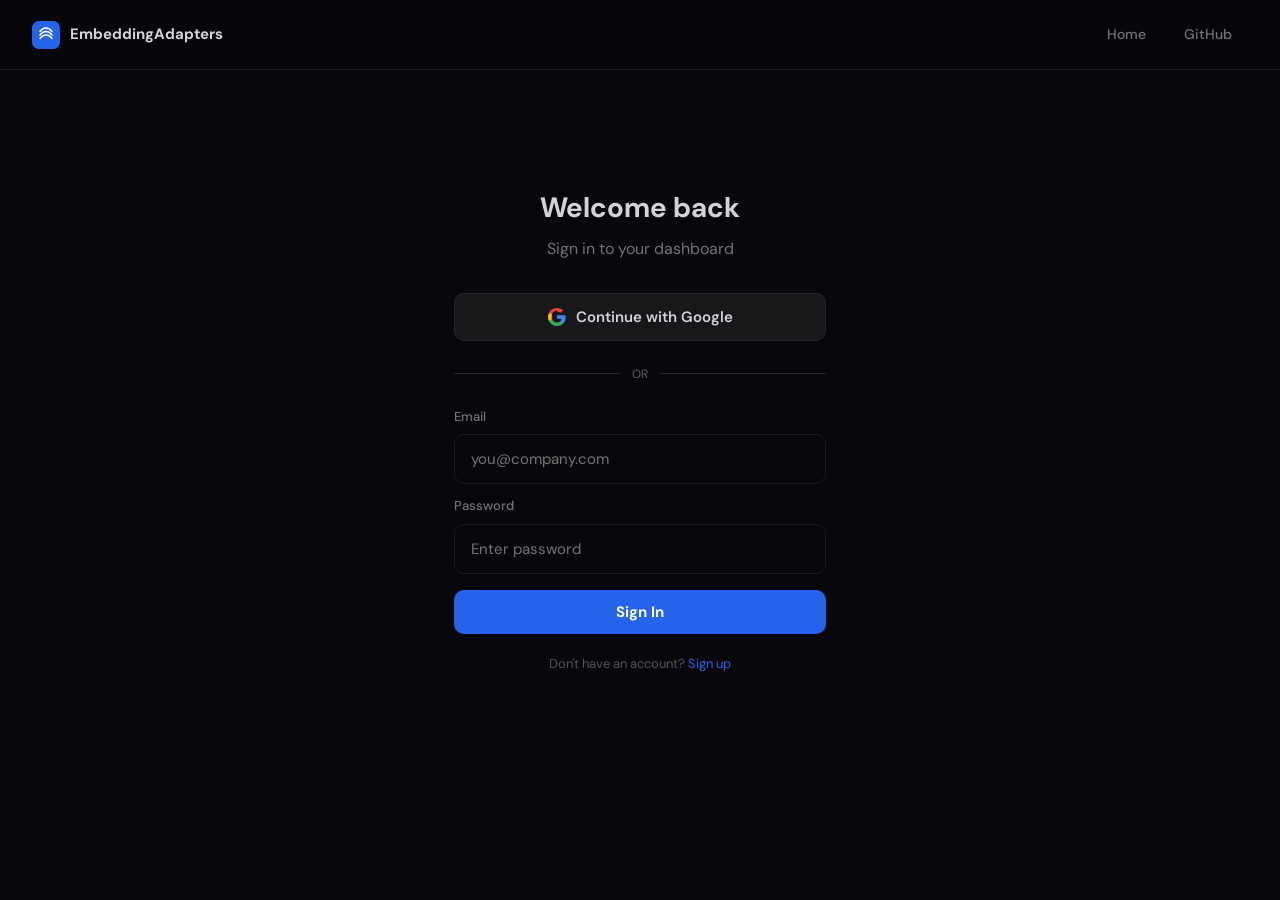
<file: dashboard.html>
<!DOCTYPE html>
<html lang="en">
<head>
  <meta charset="UTF-8">
  <meta name="viewport" content="width=device-width, initial-scale=1.0">
  <title>Dashboard — Embedding Adapters</title>
  <link rel="preconnect" href="https://fonts.googleapis.com">
  <link rel="preconnect" href="https://fonts.gstatic.com" crossorigin>
  <link href="https://fonts.googleapis.com/css2?family=JetBrains+Mono:wght@400;500;600;700&family=DM+Sans:wght@400;500;600;700;800&display=swap" rel="stylesheet">
  <link rel="stylesheet" href="css/main.css">
</head>
<body>

  <div id="sidebar" class="sidebar"></div>
  <div id="main" class="main-content">
    <div class="text-center pulse" style="padding:120px 0; color:#52525b;">Loading dashboard...</div>
  </div>
  <div id="mobile-nav" class="mobile-nav"></div>

  <script src="js/api.js"></script>
  <script src="js/dashboard.js"></script>
</body>
</html>
</file>
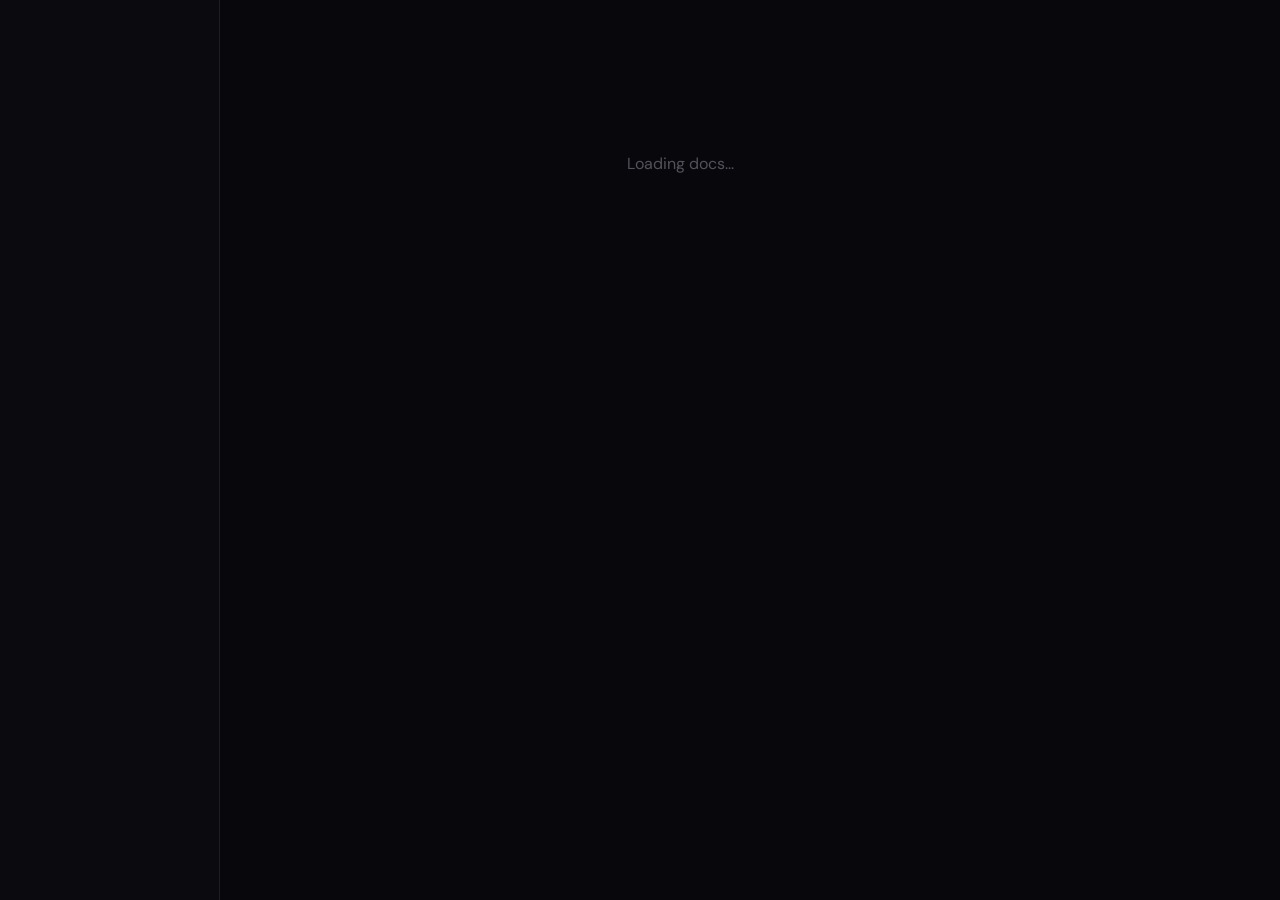
<file: docs.html>
<!DOCTYPE html>
<html lang="en">
<head>
  <meta charset="UTF-8">
  <meta name="viewport" content="width=device-width, initial-scale=1.0">
  <title>Documentation — Embedding Adapters</title>
  <link rel="preconnect" href="https://fonts.googleapis.com">
  <link rel="preconnect" href="https://fonts.gstatic.com" crossorigin>
  <link href="https://fonts.googleapis.com/css2?family=JetBrains+Mono:wght@400;500;600;700&family=DM+Sans:wght@400;500;600;700;800&display=swap" rel="stylesheet">
  <link rel="stylesheet" href="css/main.css">
</head>
<body>

  <div id="sidebar" class="sidebar"></div>
  <div id="main" class="main-content">
    <div class="text-center pulse" style="padding:120px 0; color:#52525b;">Loading docs...</div>
  </div>

  <script src="js/api.js"></script>
  <script src="js/docs.js"></script>
</body>
</html>
</file>
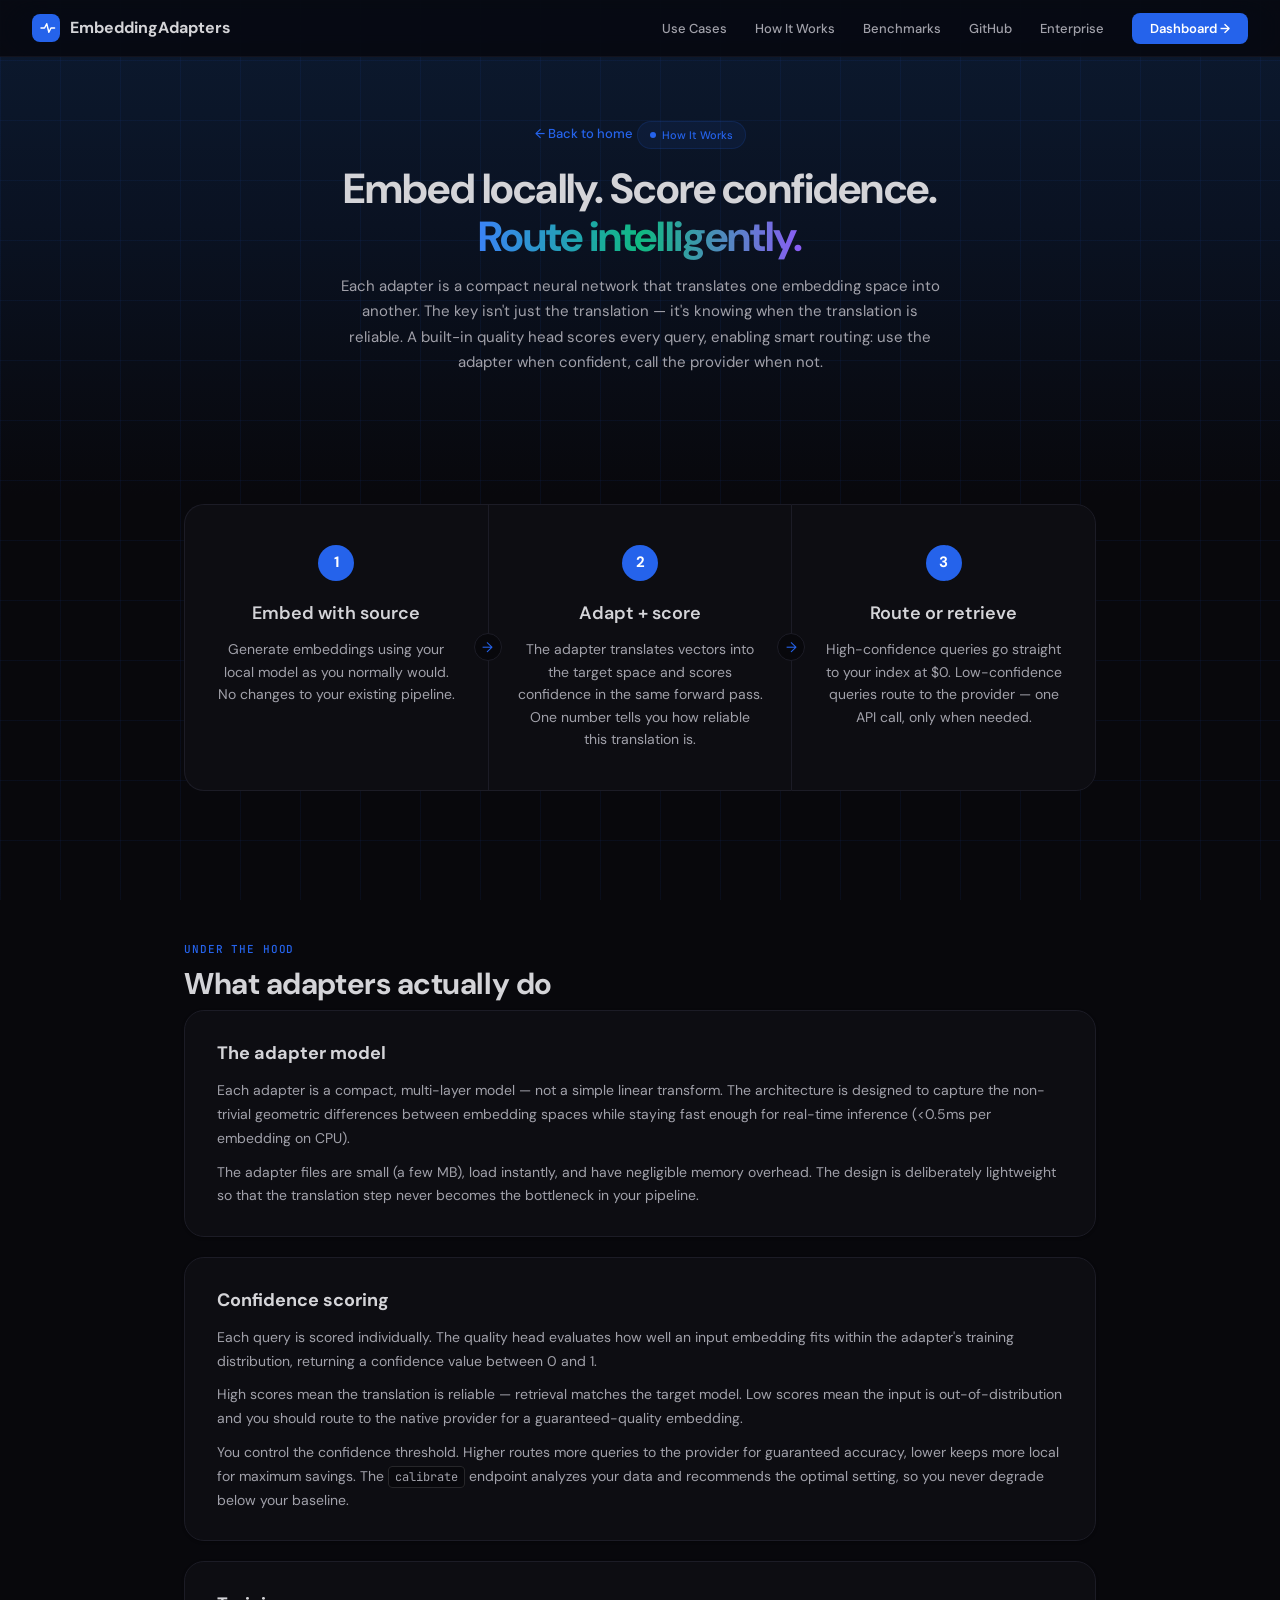
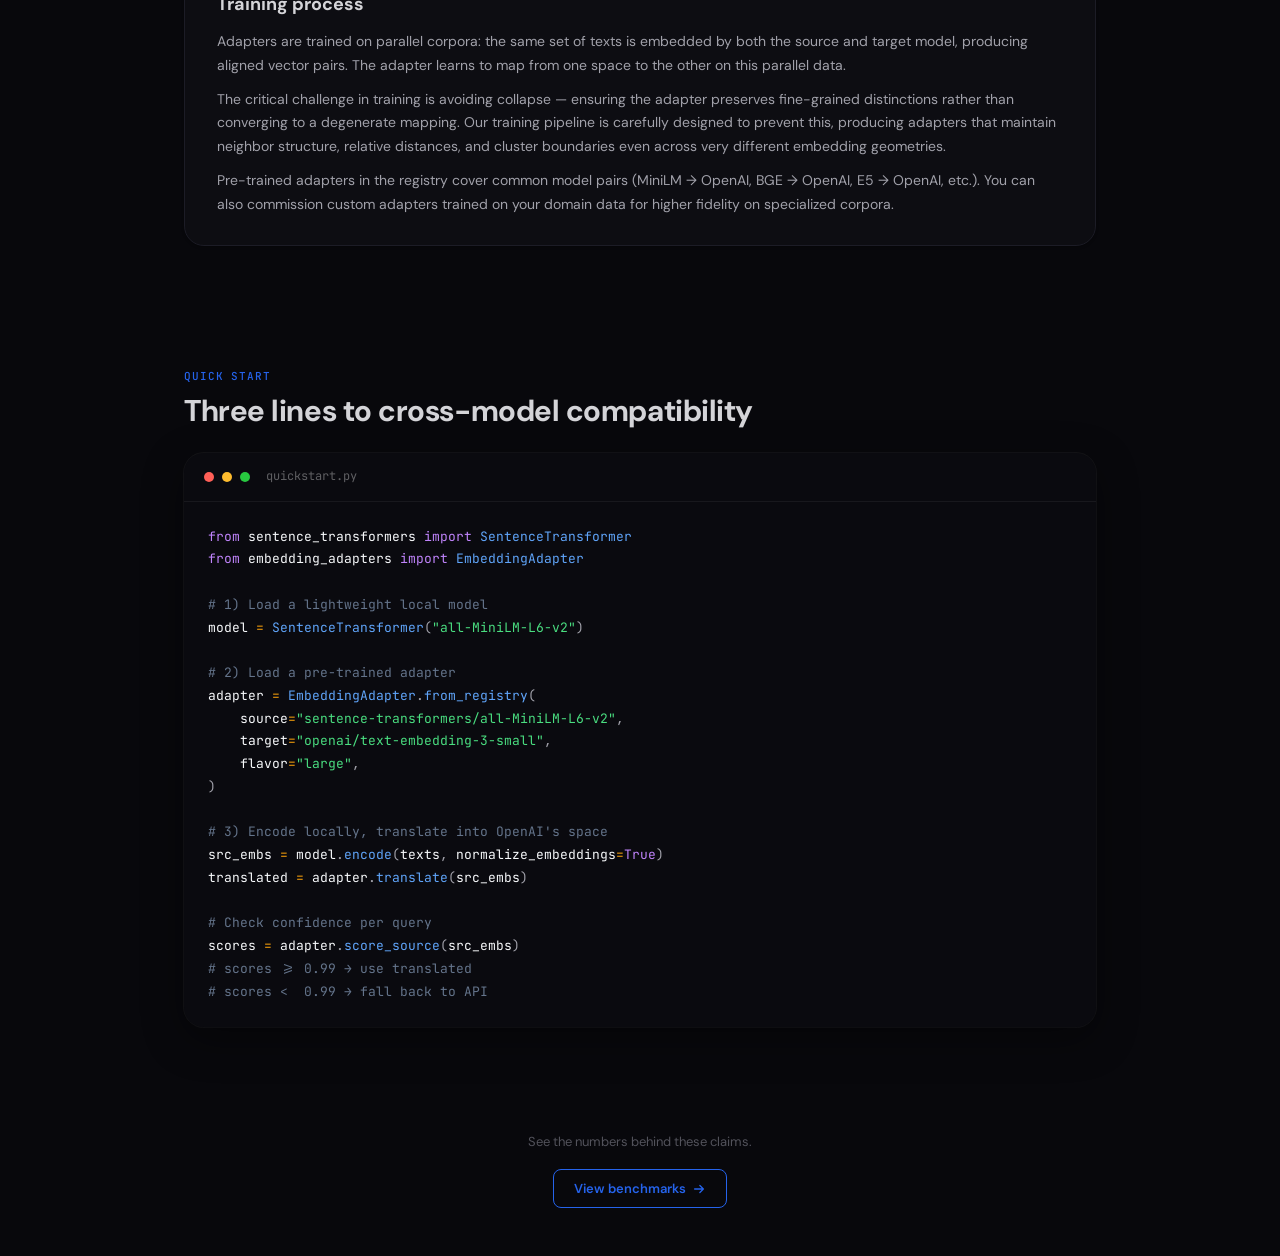
<file: how.html>
<!DOCTYPE html>
<html lang="en">
<head>
<meta charset="UTF-8">
<meta name="viewport" content="width=device-width, initial-scale=1.0">
<title>How It Works — EmbeddingAdapters</title>
<meta name="description" content="How EmbeddingAdapters works: learned mappings between embedding spaces, confidence scoring, and the adapter training pipeline.">
<link rel="canonical" href="https://embeddingadapters.com/how.html">
<link rel="preconnect" href="https://fonts.googleapis.com">
<link rel="preconnect" href="https://fonts.gstatic.com" crossorigin>
<link href="https://fonts.googleapis.com/css2?family=DM+Sans:ital,opsz,wght@0,9..40,300;0,9..40,400;0,9..40,500;0,9..40,600;0,9..40,700;1,9..40,400&family=JetBrains+Mono:wght@400;500&family=Source+Serif+4:opsz,wght@8..60,300;8..60,400;8..60,600;8..60,700&display=swap" rel="stylesheet">
<style>
:root {
  --bg: #08080c; --bg-card: #0d0d12; --bg-surface: #111118;
  --text-primary: #d4d4d8; --text-secondary: #a1a1aa; --text-muted: #52525b;
  --accent: #2563eb; --accent-light: #3b82f6;
  --accent-glow: rgba(37, 99, 235, 0.15);
  --accent-surface: rgba(37, 99, 235, 0.08);
  --border: #1c1c26; --border-light: #27272a;
  --code-bg: #0a0a0f; --code-text: #a1a1aa;
  --font-body: 'DM Sans', -apple-system, sans-serif;
  --font-display: 'DM Sans', -apple-system, sans-serif;
  --font-mono: 'JetBrains Mono', 'Fira Code', monospace;
  --radius: 12px; --radius-lg: 20px;
  --shadow-sm: 0 1px 3px rgba(0,0,0,0.3);
  --shadow-md: 0 4px 20px rgba(0,0,0,0.3);
  --shadow-lg: 0 12px 40px rgba(0,0,0,0.4);
  --green: #10b981; --orange: #f97316; --purple: #8b5cf6;
  --gradient-cool: linear-gradient(90deg, #3b82f6 0%, #10b981 50%, #8b5cf6 100%);
}
*, *::before, *::after { margin: 0; padding: 0; box-sizing: border-box; }
html { scroll-behavior: smooth; }
body { font-family: var(--font-body); background: var(--bg); color: var(--text-primary); line-height: 1.65; -webkit-font-smoothing: antialiased; overflow-x: hidden; }

.grid-bg { position: fixed; inset: 0; background: linear-gradient(180deg, #0c1a30 0%, #0a1222 25%, #08080c 55%); pointer-events: none; z-index: 0; }
.grid-bg::after { content: ''; position: absolute; inset: 0; background-image: linear-gradient(rgba(37,99,235,0.07) 1px, transparent 1px), linear-gradient(90deg, rgba(37,99,235,0.07) 1px, transparent 1px); background-size: 60px 60px; }

nav { position: fixed; top: 0; left: 0; right: 0; display: flex; align-items: center; justify-content: space-between; padding: 14px 32px; background: rgba(8,8,12,0.85); backdrop-filter: blur(20px) saturate(180%); border-bottom: 1px solid rgba(28,28,38,0.6); z-index: 100; }
.nav-brand { display: flex; align-items: center; gap: 10px; font-weight: 700; font-size: 16px; color: var(--text-primary); text-decoration: none; }
.nav-brand svg { background: var(--accent); border-radius: 8px; padding: 4px; }
.nav-links { display: flex; gap: 28px; list-style: none; align-items: center; }
.nav-links a { font-size: 13px; font-weight: 500; color: var(--text-secondary); text-decoration: none; transition: color 0.2s; }
.nav-links a:hover { color: var(--accent); }
.nav-cta { background: var(--accent) !important; color: #fff !important; padding: 7px 18px; border-radius: 8px; font-size: 13px !important; font-weight: 600 !important; }
.nav-hamburger { display: none; background: none; border: none; cursor: pointer; flex-direction: column; gap: 5px; padding: 4px; }
.nav-hamburger span { display: block; width: 24px; height: 2px; background: var(--text-primary); border-radius: 2px; transition: all 0.3s; }
@media(max-width:768px) {
  .nav-hamburger { display: flex; }
  .nav-links { display: none; position: absolute; top: 100%; left: 0; right: 0; flex-direction: column; background: rgba(8,8,12,0.98); backdrop-filter: blur(20px); padding: 16px 24px; gap: 12px; border-bottom: 1px solid var(--border); }
  nav.nav-open .nav-links { display: flex; }
}

.container { max-width: 960px; margin: 0 auto; padding: 0 24px; }
.page-header { position: relative; z-index: 1; padding: 120px 24px 48px; text-align: center; }
.page-header .badge { display: inline-flex; align-items: center; gap: 6px; background: var(--accent-surface); border: 1px solid rgba(37,99,235,0.15); padding: 4px 12px; border-radius: 100px; font-size: 11px; font-weight: 500; color: var(--accent); margin-bottom: 16px; }
.page-header .badge::before { content: ''; width: 6px; height: 6px; border-radius: 50%; background: var(--accent); animation: pulse 2s infinite; }
@keyframes pulse { 0%,100%{opacity:1} 50%{opacity:0.4} }
.page-header h1 { font-family: var(--font-display); font-size: clamp(28px,3.5vw,42px); font-weight: 700; line-height: 1.15; letter-spacing: -0.02em; margin-bottom: 12px; }
.page-header h1 strong { background: var(--gradient-cool); -webkit-background-clip: text; -webkit-text-fill-color: transparent; background-clip: text; }
.page-header p { font-size: 15px; color: var(--text-secondary); max-width: 600px; margin: 0 auto; line-height: 1.7; }
.back-link { display: inline-flex; align-items: center; gap: 6px; font-size: 13px; font-weight: 500; color: var(--accent); text-decoration: none; margin-bottom: 20px; }
.back-link:hover { text-decoration: underline; }

section { position: relative; z-index: 1; padding: 48px 0; }
.section-label { display: inline-block; font-family: var(--font-mono); font-size: 11px; font-weight: 500; text-transform: uppercase; letter-spacing: 0.08em; color: var(--accent); margin-bottom: 8px; }
.section-title { font-family: var(--font-display); font-size: clamp(22px,2.5vw,30px); font-weight: 700; line-height: 1.2; letter-spacing: -0.015em; margin-bottom: 8px; }
.section-desc { font-size: 14px; color: var(--text-secondary); max-width: 520px; margin-bottom: 28px; line-height: 1.7; }

.reveal { opacity: 0; transform: translateY(20px); transition: opacity 0.6s ease, transform 0.6s ease; }
.reveal.visible { opacity: 1; transform: none; }

.bench-footer { text-align: center; padding: 32px 24px 48px; }
.bench-footer p { font-size: 13px; color: var(--text-muted); margin-bottom: 16px; }
.bench-footer a { display: inline-flex; align-items: center; gap: 6px; font-size: 13px; font-weight: 600; color: var(--accent); text-decoration: none; padding: 8px 20px; border: 1px solid var(--accent); border-radius: 8px; transition: all 0.2s; }
.bench-footer a:hover { background: var(--accent); color: #fff; }


.how-flow {
  display: flex; align-items: stretch; justify-content: center; gap: 0;
  margin: 32px 0 48px; max-width: 100%;
}
.how-step {
  flex: 1; position: relative; padding: 40px 28px;
  background: var(--bg-card); border: 1px solid var(--border); text-align: center;
}
.how-step:first-child { border-radius: var(--radius-lg) 0 0 var(--radius-lg); }
.how-step:last-child { border-radius: 0 var(--radius-lg) var(--radius-lg) 0; }
.how-step:not(:last-child) { border-right: none; }
.how-step-num {
  width: 36px; height: 36px; border-radius: 50%;
  background: var(--accent); color: #fff; font-size: 15px; font-weight: 700;
  display: flex; align-items: center; justify-content: center;
  margin: 0 auto 18px;
}
.how-step h4 { font-family: var(--font-display); font-size: 18px; font-weight: 600; margin-bottom: 10px; }
.how-step p { font-size: 14px; color: var(--text-secondary); line-height: 1.6; }
.how-arrow {
  position: absolute; right: -14px; top: 50%; transform: translateY(-50%);
  width: 28px; height: 28px; background: var(--bg); border: 1px solid var(--border);
  border-radius: 50%; display: flex; align-items: center; justify-content: center;
  z-index: 2; color: var(--accent); font-size: 14px;
}
@media(max-width:700px) {
  .how-flow { flex-direction: column; }
  .how-step { border-radius: 0 !important; border-right: 1px solid var(--border) !important; border-bottom: none; }
  .how-step:first-child { border-radius: var(--radius-lg) var(--radius-lg) 0 0 !important; }
  .how-step:last-child { border-radius: 0 0 var(--radius-lg) var(--radius-lg) !important; border-bottom: 1px solid var(--border); }
  .how-arrow { display: none; }
}

.detail-card {
  background: var(--bg-card); border: 1px solid var(--border);
  border-radius: var(--radius-lg); padding: 28px 32px; margin-bottom: 20px;
  box-shadow: var(--shadow-sm);
}
.detail-card h3 {
  font-family: var(--font-display); font-size: 18px; font-weight: 700; margin-bottom: 10px;
}
.detail-card p {
  font-size: 14px; color: var(--text-secondary); line-height: 1.7; margin-bottom: 10px;
}
.detail-card p:last-child { margin-bottom: 0; }
.detail-card code {
  font-family: var(--font-mono); font-size: 12px;
  background: var(--bg); padding: 2px 6px; border-radius: 4px;
  border: 1px solid var(--border-light);
}

.code-block {
  background: var(--code-bg); border-radius: var(--radius-lg);
  overflow: hidden; box-shadow: var(--shadow-lg), 0 0 0 1px rgba(255,255,255,0.05);
  margin: 24px 0;
}
.code-block-header {
  display: flex; align-items: center; gap: 8px; padding: 14px 20px;
  border-bottom: 1px solid rgba(255,255,255,0.06);
}
.code-dot { width: 10px; height: 10px; border-radius: 50%; }
.code-dot:nth-child(1) { background: #ff5f57; }
.code-dot:nth-child(2) { background: #febc2e; }
.code-dot:nth-child(3) { background: #28c840; }
.code-block-header span {
  margin-left: 8px; font-size: 12px; color: rgba(255,255,255,0.35);
  font-family: var(--font-mono);
}
.code-block pre {
  padding: 24px; overflow-x: auto; font-family: var(--font-mono);
  font-size: 13px; line-height: 1.75; color: var(--code-text);
}
.kw { color: #c084fc; } .fn { color: #60a5fa; } .str { color: #4ade80; }
.cm { color: #64748b; } .var { color: #f8fafc; } .op { color: #f59e0b; }
</style>
</head>
<body>
<div class="grid-bg"></div>

<nav id="navbar">
  <a class="nav-brand" href="index.html">
    <svg width="28" height="28" viewBox="0 0 28 28" fill="none">
      <rect width="28" height="28" rx="6" fill="#2563eb"/>
      <path d="M7 14h5l3-6 3 12 3-6h5" stroke="#fff" stroke-width="2" stroke-linecap="round" stroke-linejoin="round"/>
    </svg>
    <span>EmbeddingAdapters</span>
  </a>
  <button class="nav-hamburger" onclick="document.getElementById('navbar').classList.toggle('nav-open')" aria-label="Menu">
    <span></span><span></span><span></span>
  </button>
  <ul class="nav-links">
    <li><a href="usecases.html">Use Cases</a></li>
    <li><a href="how.html">How It Works</a></li>
    <li><a href="benchmarks.html">Benchmarks</a></li>
    <li><a href="https://github.com/PotentiallyARobot/EmbeddingAdapters" target="_blank">GitHub</a></li>
    <li><a href="commercial.html">Enterprise</a></li>
    <li><a href="dashboard.html" class="nav-cta">Dashboard →</a></li>
  </ul>
</nav>

<header class="page-header">
  <a href="index.html" class="back-link">&larr; Back to home</a>
  <div class="badge">How It Works</div>
  <h1>Embed locally. Score confidence.<br><strong>Route intelligently.</strong></h1>
  <p>Each adapter is a compact neural network that translates one embedding space into another. The key isn't just the translation — it's knowing when the translation is reliable. A built-in quality head scores every query, enabling smart routing: use the adapter when confident, call the provider when not.</p>
</header>

<section>
  <div class="container reveal">
    <div class="how-flow">
      <div class="how-step">
        <div class="how-step-num">1</div>
        <h4>Embed with source</h4>
        <p>Generate embeddings using your local model as you normally would. No changes to your existing pipeline.</p>
        <div class="how-arrow">&rarr;</div>
      </div>
      <div class="how-step">
        <div class="how-step-num">2</div>
        <h4>Adapt + score</h4>
        <p>The adapter translates vectors into the target space and scores confidence in the same forward pass. One number tells you how reliable this translation is.</p>
        <div class="how-arrow">&rarr;</div>
      </div>
      <div class="how-step">
        <div class="how-step-num">3</div>
        <h4>Route or retrieve</h4>
        <p>High-confidence queries go straight to your index at $0. Low-confidence queries route to the provider &mdash; one API call, only when needed.</p>
      </div>
    </div>
  </div>
</section>

<section>
  <div class="container reveal">
    <span class="section-label">Under the hood</span>
    <h2 class="section-title">What adapters actually do</h2>

    <div class="detail-card">
      <h3>The adapter model</h3>
      <p>Each adapter is a compact, multi-layer model &mdash; not a simple linear transform. The architecture is designed to capture the non-trivial geometric differences between embedding spaces while staying fast enough for real-time inference (&lt;0.5ms per embedding on CPU).</p>
      <p>The adapter files are small (a few MB), load instantly, and have negligible memory overhead. The design is deliberately lightweight so that the translation step never becomes the bottleneck in your pipeline.</p>
    </div>

    <div class="detail-card">
      <h3>Confidence scoring</h3>
      <p>Each query is scored individually. The quality head evaluates how well an input embedding fits within the adapter's training distribution, returning a confidence value between 0 and 1.</p>
      <p>High scores mean the translation is reliable — retrieval matches the target model. Low scores mean the input is out-of-distribution and you should route to the native provider for a guaranteed-quality embedding.</p>
      <p>You control the confidence threshold. Higher routes more queries to the provider for guaranteed accuracy, lower keeps more local for maximum savings. The <code>calibrate</code> endpoint analyzes your data and recommends the optimal setting, so you never degrade below your baseline.</p>
    </div>

    <div class="detail-card">
      <h3>Training process</h3>
      <p>Adapters are trained on parallel corpora: the same set of texts is embedded by both the source and target model, producing aligned vector pairs. The adapter learns to map from one space to the other on this parallel data.</p>
      <p>The critical challenge in training is avoiding collapse &mdash; ensuring the adapter preserves fine-grained distinctions rather than converging to a degenerate mapping. Our training pipeline is carefully designed to prevent this, producing adapters that maintain neighbor structure, relative distances, and cluster boundaries even across very different embedding geometries.</p>
      <p>Pre-trained adapters in the registry cover common model pairs (MiniLM &rarr; OpenAI, BGE &rarr; OpenAI, E5 &rarr; OpenAI, etc.). You can also commission custom adapters trained on your domain data for higher fidelity on specialized corpora.</p>
    </div>
  </div>
</section>

<section>
  <div class="container reveal">
    <span class="section-label">Quick start</span>
    <h2 class="section-title">Three lines to cross-model compatibility</h2>

    <div class="code-block">
      <div class="code-block-header">
        <div class="code-dot"></div>
        <div class="code-dot"></div>
        <div class="code-dot"></div>
        <span>quickstart.py</span>
      </div>
      <pre><span class="kw">from</span> <span class="var">sentence_transformers</span> <span class="kw">import</span> <span class="fn">SentenceTransformer</span>
<span class="kw">from</span> <span class="var">embedding_adapters</span> <span class="kw">import</span> <span class="fn">EmbeddingAdapter</span>

<span class="cm"># 1) Load a lightweight local model</span>
<span class="var">model</span> <span class="op">=</span> <span class="fn">SentenceTransformer</span>(<span class="str">"all-MiniLM-L6-v2"</span>)

<span class="cm"># 2) Load a pre-trained adapter</span>
<span class="var">adapter</span> <span class="op">=</span> <span class="fn">EmbeddingAdapter</span>.<span class="fn">from_registry</span>(
    <span class="var">source</span><span class="op">=</span><span class="str">"sentence-transformers/all-MiniLM-L6-v2"</span>,
    <span class="var">target</span><span class="op">=</span><span class="str">"openai/text-embedding-3-small"</span>,
    <span class="var">flavor</span><span class="op">=</span><span class="str">"large"</span>,
)

<span class="cm"># 3) Encode locally, translate into OpenAI's space</span>
<span class="var">src_embs</span> <span class="op">=</span> <span class="var">model</span>.<span class="fn">encode</span>(<span class="var">texts</span>, <span class="var">normalize_embeddings</span><span class="op">=</span><span class="kw">True</span>)
<span class="var">translated</span> <span class="op">=</span> <span class="var">adapter</span>.<span class="fn">translate</span>(<span class="var">src_embs</span>)

<span class="cm"># Check confidence per query</span>
<span class="var">scores</span> <span class="op">=</span> <span class="var">adapter</span>.<span class="fn">score_source</span>(<span class="var">src_embs</span>)
<span class="cm"># scores &gt;= 0.99 → use translated</span>
<span class="cm"># scores &lt;  0.99 → fall back to API</span></pre>
    </div>
  </div>
</section>

<div class="bench-footer reveal">
  <p>See the numbers behind these claims.</p>
  <a href="benchmarks.html">
    View benchmarks
    <svg width="14" height="14" viewBox="0 0 16 16" fill="none"><path d="M3 8h10m0 0L9 4m4 4l-4 4" stroke="currentColor" stroke-width="1.5" stroke-linecap="round" stroke-linejoin="round"/></svg>
  </a>
</div>

<script>
var ro = new IntersectionObserver(function(entries) {
  entries.forEach(function(e) { if(e.isIntersecting) e.target.classList.add('visible'); });
}, { threshold: 0.1 });
document.querySelectorAll('.reveal').forEach(function(el) { ro.observe(el); });
</script>
</body>
</html>
</file>
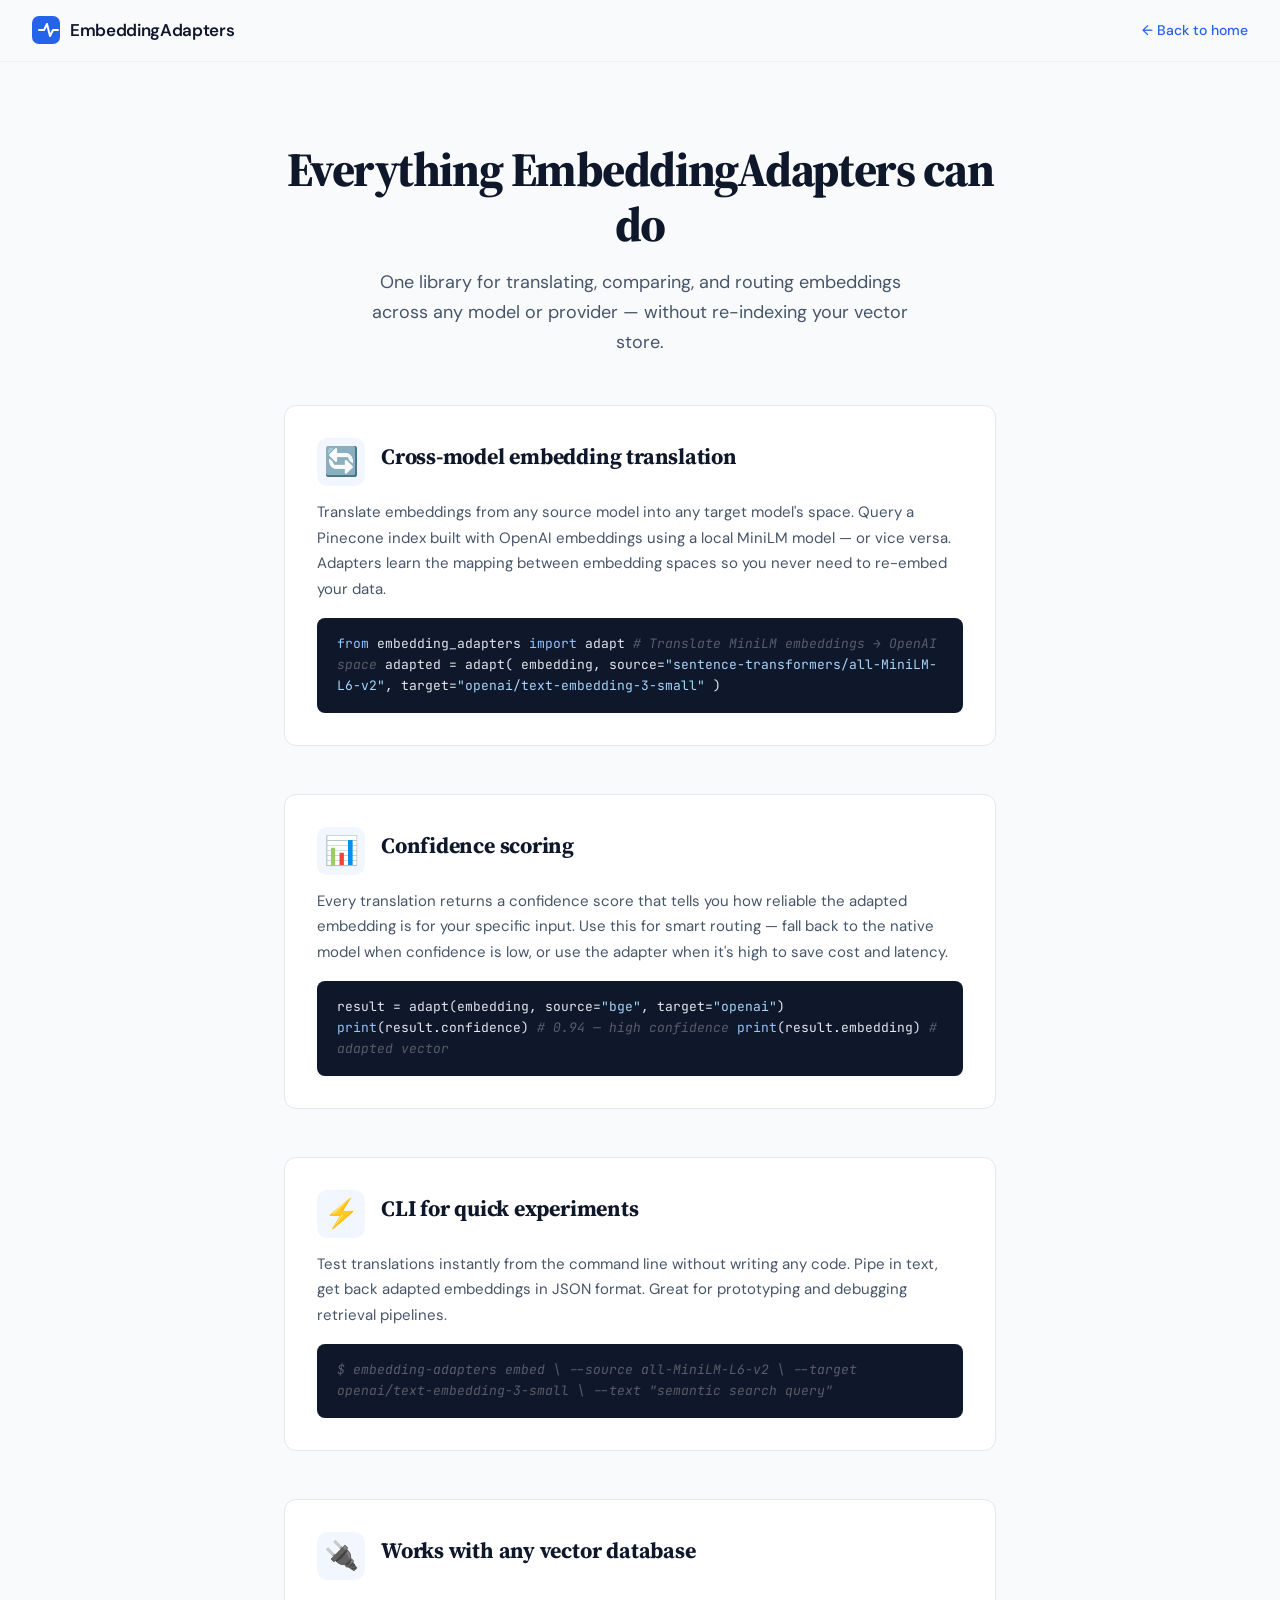
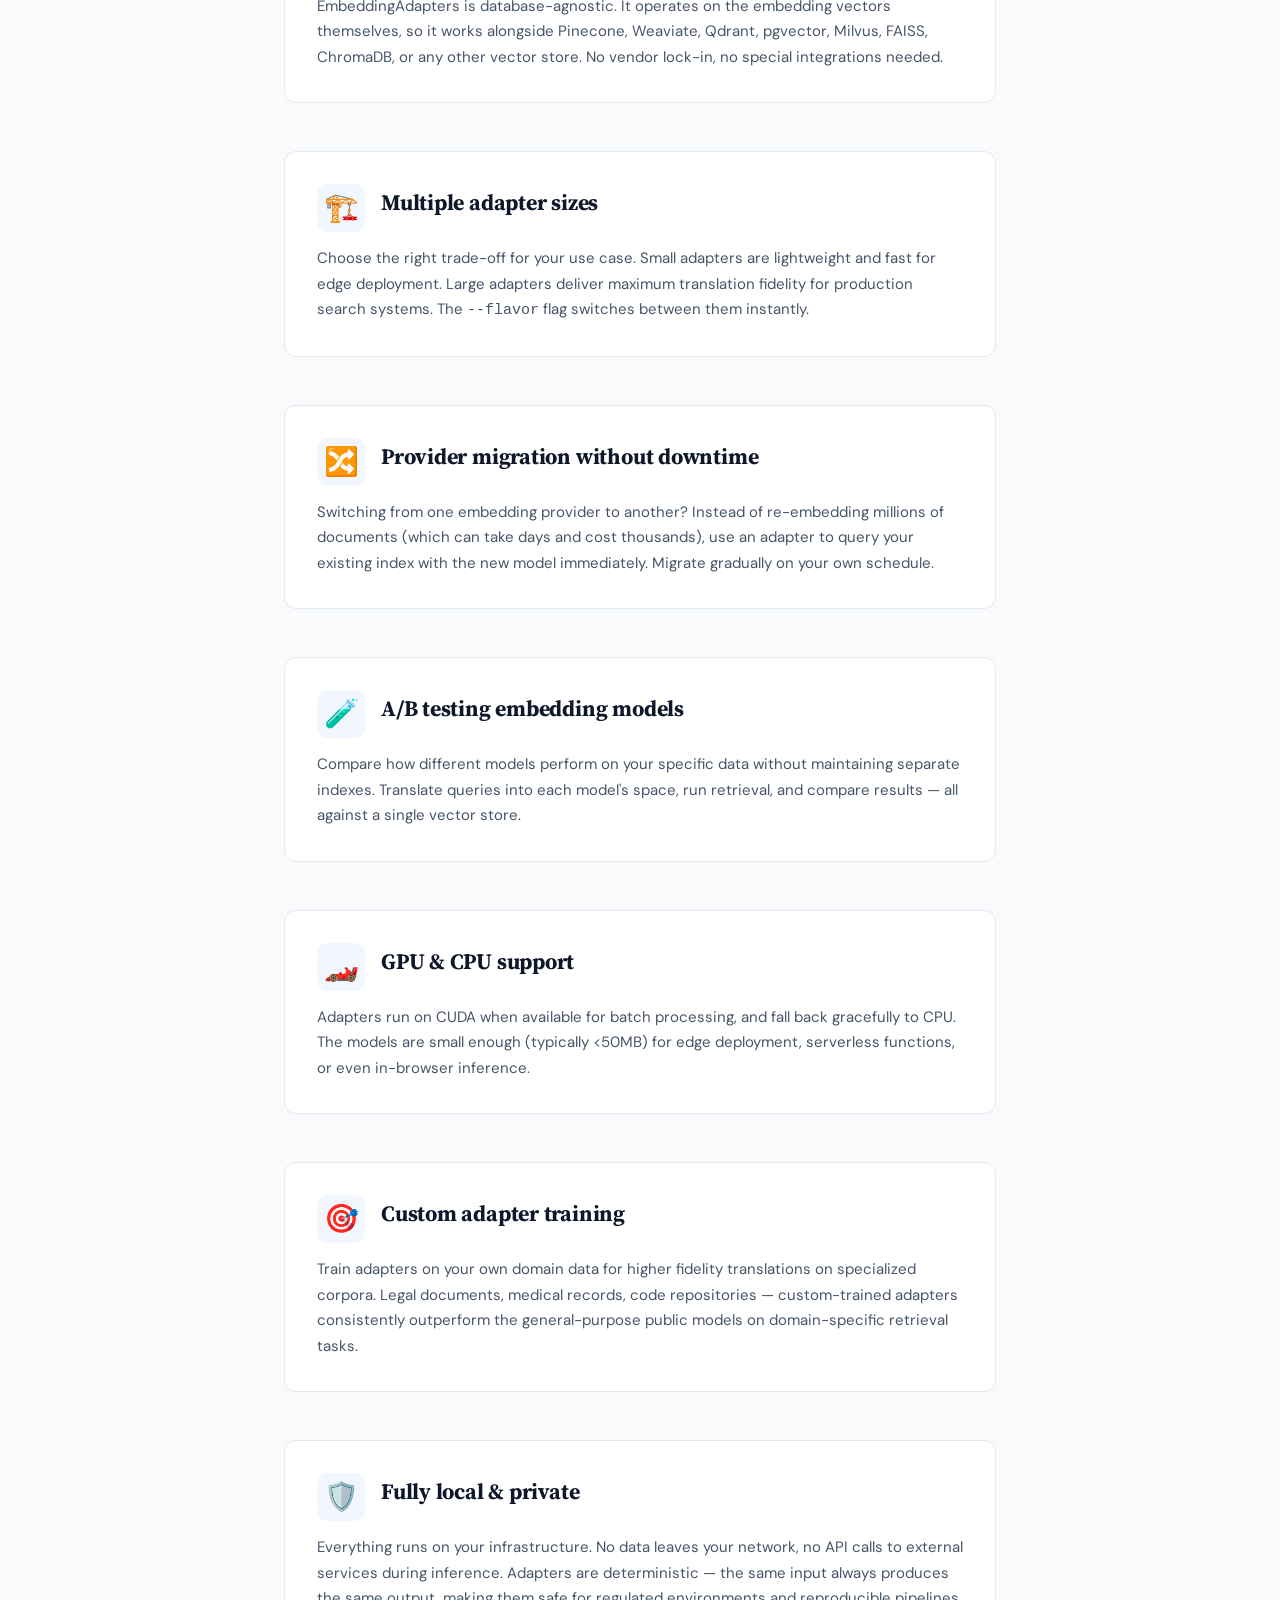
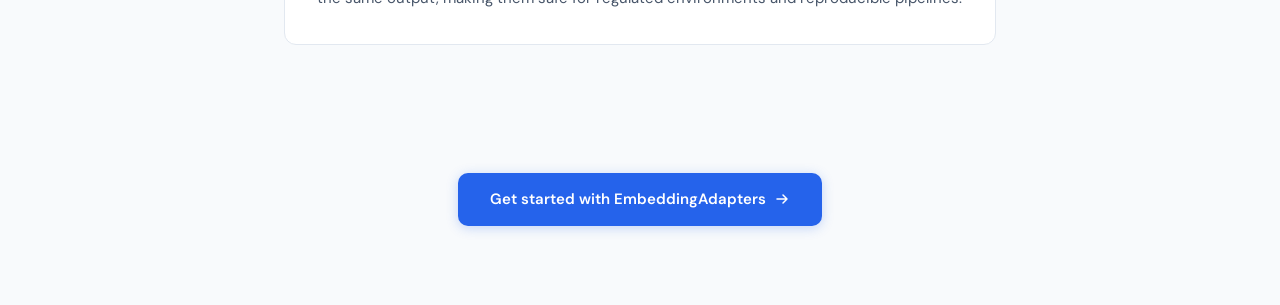
<file: learn-more.html>
<!DOCTYPE html>
<html lang="en">
<head>
<meta charset="UTF-8">
<meta name="viewport" content="width=device-width, initial-scale=1.0">
<title>What EmbeddingAdapters Can Do — Features & Capabilities</title>
<meta name="description" content="Cross-model embedding translation, confidence scoring, CLI tools, vector database compatibility, provider migration, A/B testing, GPU/CPU support, custom adapter training, and fully local private inference.">
<meta name="keywords" content="embedding translation features, cross-model retrieval, embedding confidence scoring, vector database migration, embedding model A/B testing, custom embedding adapters, local embedding inference, embedding-adapters capabilities, openai embedding alternative, minilm to openai translation">
<meta name="robots" content="index, follow">
<link rel="canonical" href="https://embeddingadapters.com/learn-more.html">
<meta property="og:type" content="website">
<meta property="og:url" content="https://embeddingadapters.com/learn-more.html">
<meta property="og:title" content="What EmbeddingAdapters Can Do — All Features">
<meta property="og:description" content="Cross-model embedding translation, confidence scoring, CLI tools, custom training, and more. Everything EmbeddingAdapters can do for your embedding pipeline.">
<meta property="og:site_name" content="EmbeddingAdapters">
<meta name="twitter:card" content="summary">
<meta name="twitter:title" content="EmbeddingAdapters Features & Capabilities">
<meta name="twitter:description" content="Cross-model embedding translation, confidence scoring, CLI tools, custom training, and more.">

<script type="application/ld+json">
{
  "@context": "https://schema.org",
  "@type": "WebPage",
  "name": "EmbeddingAdapters Features & Capabilities",
  "description": "Everything EmbeddingAdapters can do: cross-model embedding translation, confidence scoring, CLI, vector DB support, custom training, and local inference.",
  "url": "https://embeddingadapters.com/learn-more.html",
  "isPartOf": {
    "@type": "WebSite",
    "name": "EmbeddingAdapters",
    "url": "https://embeddingadapters.com"
  }
}
</script>
<link rel="preconnect" href="https://fonts.googleapis.com">
<link href="https://fonts.googleapis.com/css2?family=DM+Sans:wght@400;500;600;700&family=Source+Serif+4:wght@700;800&family=JetBrains+Mono:wght@400;500;600&display=swap" rel="stylesheet">
<style>
:root {
  --accent: #2563eb;
  --accent-light: #3b82f6;
  --text-primary: #0f172a;
  --text-secondary: #475569;
  --text-muted: #94a3b8;
  --bg: #f8fafc;
  --bg-card: #ffffff;
  --border: #e2e8f0;
  --font-body: 'DM Sans', sans-serif;
  --font-display: 'Source Serif 4', Georgia, serif;
  --font-mono: 'JetBrains Mono', monospace;
  --radius: 12px;
  --shadow-sm: 0 1px 4px rgba(15,23,41,0.06);
}

* { margin: 0; padding: 0; box-sizing: border-box; }

body {
  font-family: var(--font-body);
  background: var(--bg);
  color: var(--text-primary);
  line-height: 1.7;
  -webkit-font-smoothing: antialiased;
}

/* Nav */
nav {
  position: sticky;
  top: 0;
  z-index: 100;
  display: flex;
  align-items: center;
  justify-content: space-between;
  padding: 16px 32px;
  background: rgba(248,250,252,0.9);
  backdrop-filter: blur(12px);
  border-bottom: 1px solid rgba(226,232,240,0.5);
}

.nav-logo {
  display: flex;
  align-items: center;
  gap: 10px;
  text-decoration: none;
  color: var(--text-primary);
}

.nav-logo svg { width: 28px; height: 28px; }
.nav-logo span { font-weight: 600; font-size: 17px; letter-spacing: -0.02em; }

.nav-back {
  font-size: 14px;
  font-weight: 500;
  color: var(--accent);
  text-decoration: none;
  transition: color 0.2s;
}

.nav-back:hover { color: var(--accent-light); }

/* Hero */
.page-hero {
  max-width: 760px;
  margin: 0 auto;
  padding: 80px 24px 48px;
  text-align: center;
}

.page-hero h1 {
  font-family: var(--font-display);
  font-size: clamp(32px, 5vw, 48px);
  font-weight: 800;
  line-height: 1.15;
  letter-spacing: -0.03em;
  margin-bottom: 16px;
}

.page-hero p {
  font-size: 18px;
  color: var(--text-secondary);
  max-width: 560px;
  margin: 0 auto;
  line-height: 1.65;
}

/* Content */
.content {
  max-width: 760px;
  margin: 0 auto;
  padding: 0 24px 80px;
}

.capability {
  margin-bottom: 48px;
  padding: 32px;
  background: var(--bg-card);
  border: 1px solid var(--border);
  border-radius: var(--radius);
  transition: box-shadow 0.2s;
}

.capability:hover {
  box-shadow: var(--shadow-sm);
}

.cap-header {
  display: flex;
  align-items: flex-start;
  gap: 16px;
  margin-bottom: 14px;
}

.cap-icon {
  font-size: 28px;
  line-height: 1;
  flex-shrink: 0;
  width: 48px;
  height: 48px;
  display: flex;
  align-items: center;
  justify-content: center;
  background: rgba(37,99,235,0.06);
  border-radius: 10px;
}

.cap-header h3 {
  font-family: var(--font-display);
  font-size: 22px;
  font-weight: 700;
  letter-spacing: -0.01em;
  line-height: 1.3;
  padding-top: 4px;
}

.capability p {
  color: var(--text-secondary);
  font-size: 15px;
  line-height: 1.7;
  margin-bottom: 12px;
}

.capability p:last-child { margin-bottom: 0; }

.cap-code {
  background: #0f172a;
  color: #e2e8f0;
  font-family: var(--font-mono);
  font-size: 13px;
  padding: 16px 20px;
  border-radius: 8px;
  overflow-x: auto;
  margin-top: 16px;
  line-height: 1.6;
}

.cap-code .kw { color: #93c5fd; }
.cap-code .str { color: #a5d6ff; }
.cap-code .comment { color: rgba(255,255,255,0.3); font-style: italic; }

/* CTA */
.page-cta {
  text-align: center;
  padding: 0 24px 80px;
}

.page-cta a {
  display: inline-flex;
  align-items: center;
  gap: 8px;
  background: var(--accent);
  color: #fff;
  padding: 14px 32px;
  border-radius: 10px;
  font-size: 15px;
  font-weight: 600;
  text-decoration: none;
  transition: all 0.2s;
  box-shadow: 0 2px 12px rgba(37,99,235,0.25);
}

.page-cta a:hover {
  transform: translateY(-2px);
  box-shadow: 0 6px 24px rgba(37,99,235,0.3);
}

@media (max-width: 600px) {
  .page-hero { padding: 56px 20px 32px; }
  .page-hero h1 { font-size: 28px; }
  .page-hero p { font-size: 15px; }
  .capability { padding: 24px 20px; }
  .cap-header h3 { font-size: 18px; }
  nav { padding: 14px 16px; }
}
</style>
</head>
<body>

<nav>
  <a href="index.html" class="nav-logo">
    <svg viewBox="0 0 28 28" fill="none">
      <rect width="28" height="28" rx="7" fill="#2563eb"/>
      <path d="M7 14h5l3-6 3 12 3-6h5" stroke="#fff" stroke-width="2" stroke-linecap="round" stroke-linejoin="round"/>
    </svg>
    <span>EmbeddingAdapters</span>
  </a>
  <a href="index.html" class="nav-back">← Back to home</a>
</nav>

<div class="page-hero">
  <h1>Everything EmbeddingAdapters can do</h1>
  <p>One library for translating, comparing, and routing embeddings across any model or provider — without re-indexing your vector store.</p>
</div>

<div class="content">

  <div class="capability">
    <div class="cap-header">
      <div class="cap-icon">🔄</div>
      <h3>Cross-model embedding translation</h3>
    </div>
    <p>Translate embeddings from any source model into any target model's space. Query a Pinecone index built with OpenAI embeddings using a local MiniLM model — or vice versa. Adapters learn the mapping between embedding spaces so you never need to re-embed your data.</p>
    <div class="cap-code">
<span class="kw">from</span> embedding_adapters <span class="kw">import</span> adapt

<span class="comment"># Translate MiniLM embeddings → OpenAI space</span>
adapted = adapt(
    embedding,
    source=<span class="str">"sentence-transformers/all-MiniLM-L6-v2"</span>,
    target=<span class="str">"openai/text-embedding-3-small"</span>
)</div>
  </div>

  <div class="capability">
    <div class="cap-header">
      <div class="cap-icon">📊</div>
      <h3>Confidence scoring</h3>
    </div>
    <p>Every translation returns a confidence score that tells you how reliable the adapted embedding is for your specific input. Use this for smart routing — fall back to the native model when confidence is low, or use the adapter when it's high to save cost and latency.</p>
    <div class="cap-code">
result = adapt(embedding, source=<span class="str">"bge"</span>, target=<span class="str">"openai"</span>)
<span class="kw">print</span>(result.confidence)  <span class="comment"># 0.94 — high confidence</span>
<span class="kw">print</span>(result.embedding)    <span class="comment"># adapted vector</span></div>
  </div>

  <div class="capability">
    <div class="cap-header">
      <div class="cap-icon">⚡</div>
      <h3>CLI for quick experiments</h3>
    </div>
    <p>Test translations instantly from the command line without writing any code. Pipe in text, get back adapted embeddings in JSON format. Great for prototyping and debugging retrieval pipelines.</p>
    <div class="cap-code">
<span class="comment">$ embedding-adapters embed \</span>
<span class="comment">    --source all-MiniLM-L6-v2 \</span>
<span class="comment">    --target openai/text-embedding-3-small \</span>
<span class="comment">    --text "semantic search query"</span></div>
  </div>

  <div class="capability">
    <div class="cap-header">
      <div class="cap-icon">🔌</div>
      <h3>Works with any vector database</h3>
    </div>
    <p>EmbeddingAdapters is database-agnostic. It operates on the embedding vectors themselves, so it works alongside Pinecone, Weaviate, Qdrant, pgvector, Milvus, FAISS, ChromaDB, or any other vector store. No vendor lock-in, no special integrations needed.</p>
  </div>

  <div class="capability">
    <div class="cap-header">
      <div class="cap-icon">🏗️</div>
      <h3>Multiple adapter sizes</h3>
    </div>
    <p>Choose the right trade-off for your use case. Small adapters are lightweight and fast for edge deployment. Large adapters deliver maximum translation fidelity for production search systems. The <code>--flavor</code> flag switches between them instantly.</p>
  </div>

  <div class="capability">
    <div class="cap-header">
      <div class="cap-icon">🔀</div>
      <h3>Provider migration without downtime</h3>
    </div>
    <p>Switching from one embedding provider to another? Instead of re-embedding millions of documents (which can take days and cost thousands), use an adapter to query your existing index with the new model immediately. Migrate gradually on your own schedule.</p>
  </div>

  <div class="capability">
    <div class="cap-header">
      <div class="cap-icon">🧪</div>
      <h3>A/B testing embedding models</h3>
    </div>
    <p>Compare how different models perform on your specific data without maintaining separate indexes. Translate queries into each model's space, run retrieval, and compare results — all against a single vector store.</p>
  </div>

  <div class="capability">
    <div class="cap-header">
      <div class="cap-icon">🏎️</div>
      <h3>GPU &amp; CPU support</h3>
    </div>
    <p>Adapters run on CUDA when available for batch processing, and fall back gracefully to CPU. The models are small enough (typically &lt;50MB) for edge deployment, serverless functions, or even in-browser inference.</p>
  </div>

  <div class="capability">
    <div class="cap-header">
      <div class="cap-icon">🎯</div>
      <h3>Custom adapter training</h3>
    </div>
    <p>Train adapters on your own domain data for higher fidelity translations on specialized corpora. Legal documents, medical records, code repositories — custom-trained adapters consistently outperform the general-purpose public models on domain-specific retrieval tasks.</p>
  </div>

  <div class="capability">
    <div class="cap-header">
      <div class="cap-icon">🛡️</div>
      <h3>Fully local &amp; private</h3>
    </div>
    <p>Everything runs on your infrastructure. No data leaves your network, no API calls to external services during inference. Adapters are deterministic — the same input always produces the same output, making them safe for regulated environments and reproducible pipelines.</p>
  </div>

</div>

<div class="page-cta">
  <a href="https://github.com/PotentiallyARobot/EmbeddingAdapters#readme">
    Get started with EmbeddingAdapters
    <svg width="16" height="16" viewBox="0 0 16 16" fill="none"><path d="M3 8h10m0 0L9 4m4 4l-4 4" stroke="currentColor" stroke-width="1.5" stroke-linecap="round" stroke-linejoin="round"/></svg>
  </a>
</div>

</body>
</html>
</file>
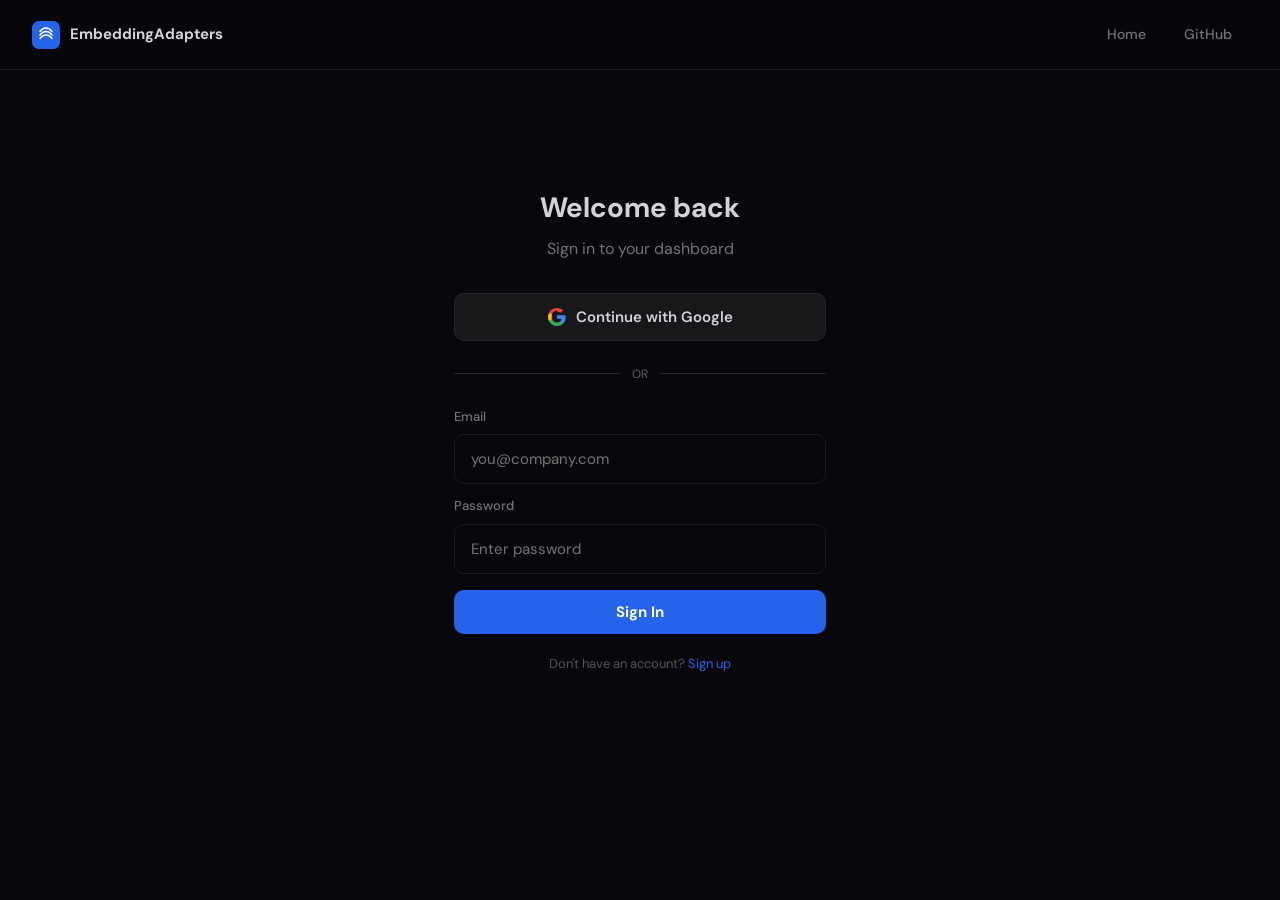
<file: subscribe.html>
<!DOCTYPE html>
<html lang="en">
<head>
<meta charset="UTF-8">
<meta name="viewport" content="width=device-width, initial-scale=1.0">
<title>Sign In — EmbeddingAdapters</title>
<link rel="preconnect" href="https://fonts.googleapis.com">
<link rel="preconnect" href="https://fonts.gstatic.com" crossorigin>
<link href="https://fonts.googleapis.com/css2?family=DM+Sans:ital,opsz,wght@0,9..40,300;0,9..40,400;0,9..40,500;0,9..40,600;0,9..40,700;1,9..40,400&family=JetBrains+Mono:wght@400;500&family=Source+Serif+4:opsz,wght@8..60,300;8..60,400;8..60,600;8..60,700&display=swap" rel="stylesheet">
<link rel="stylesheet" href="css/main.css">
</head>
<body>
<div class="grid-bg"></div>

<nav class="nav">
  <a href="index.html" class="nav-logo">
    <svg class="nav-logo-icon" viewBox="0 0 28 28" fill="none" xmlns="http://www.w3.org/2000/svg" style="width:28px;height:28px;">
      <rect width="28" height="28" rx="8" fill="#2563eb"/>
      <path d="M8 10.5C8 10.5 10.5 7 14 7s6 3.5 6 3.5M8 14c0 0 2.5-3.5 6-3.5s6 3.5 6 3.5M8 17.5c0 0 2.5-3.5 6-3.5s6 3.5 6 3.5" stroke="#fff" stroke-width="1.5" stroke-linecap="round"/>
    </svg>
    <span class="nav-logo-text">EmbeddingAdapters</span>
  </a>
  <div class="nav-links">
    <a href="index.html" class="nav-btn">Home</a>
    <a href="https://github.com/PotentiallyARobot/EmbeddingAdapters" target="_blank" class="nav-btn">GitHub</a>
  </div>
</nav>

<div id="app"></div>

<script src="js/api.js"></script>
<script src="js/subscribe.js"></script>
</body>
</html>
</file>
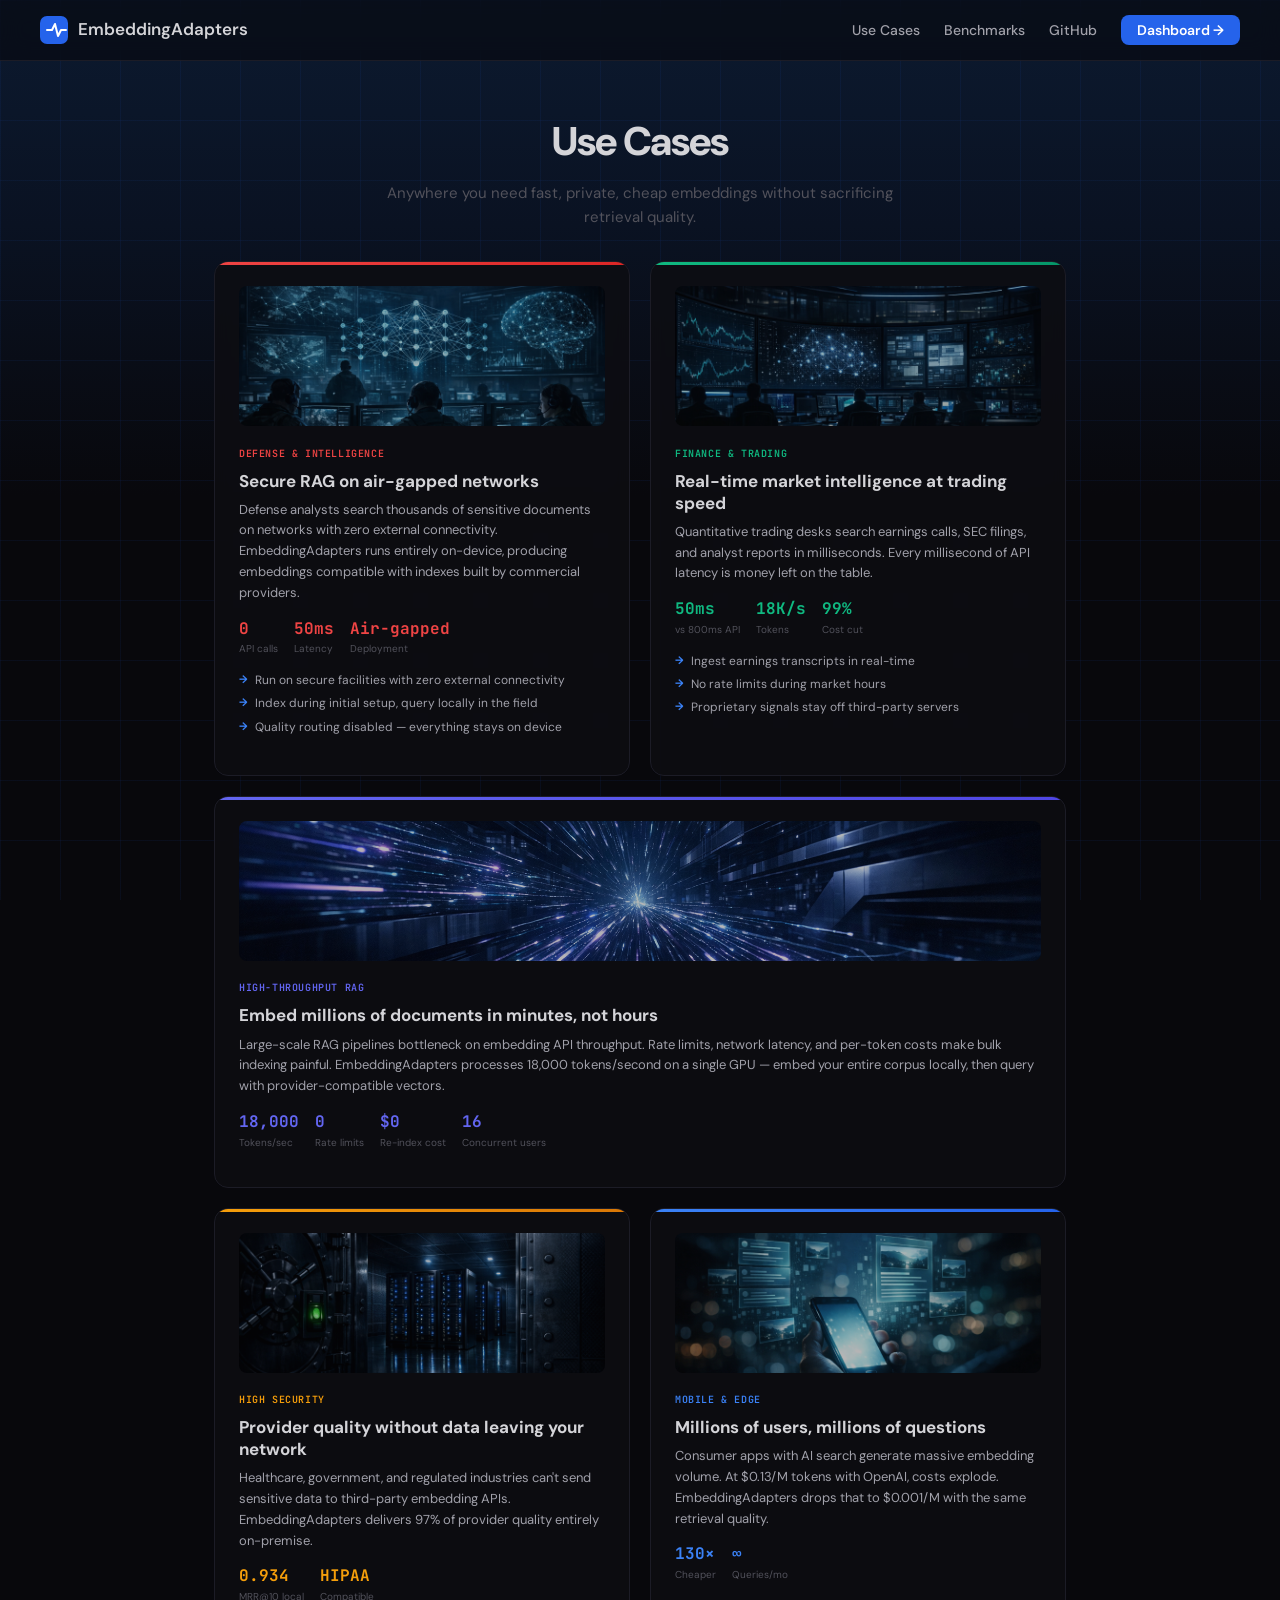
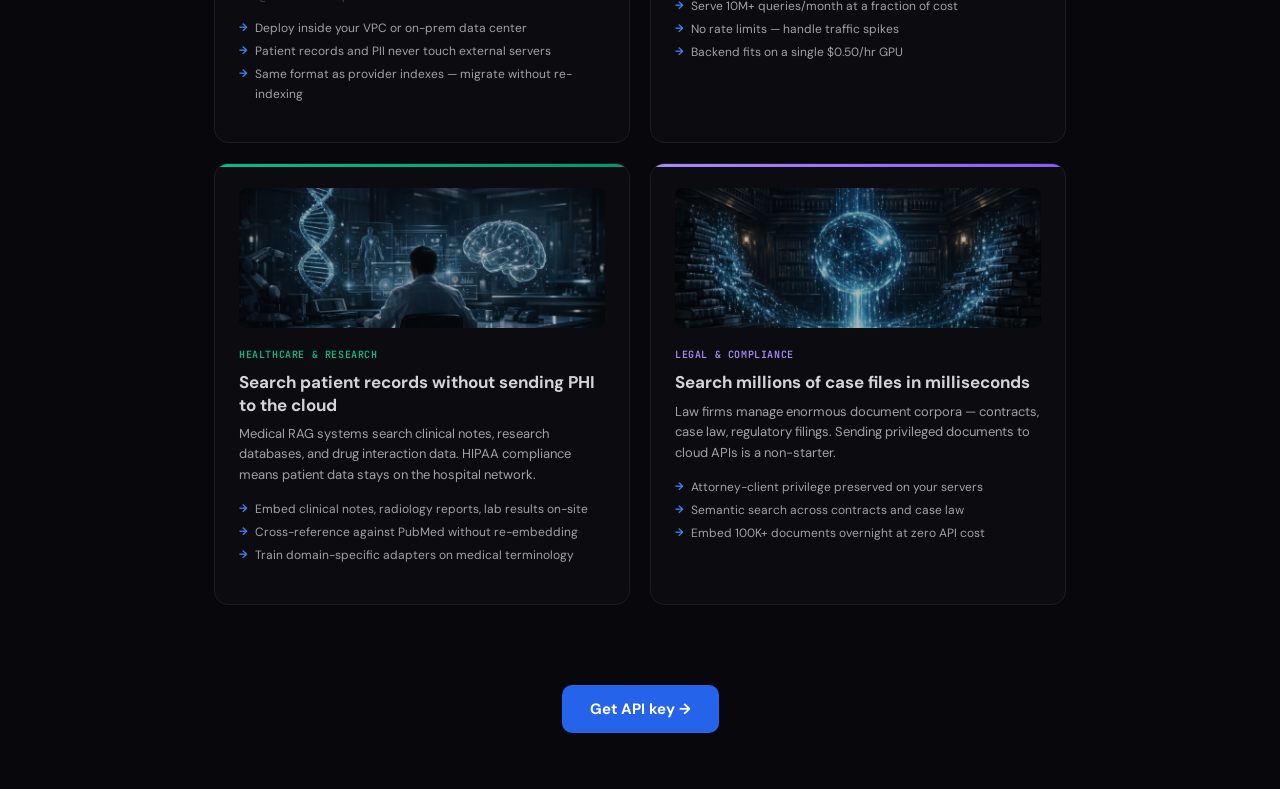
<file: usecases.html>
<!DOCTYPE html>
<html lang="en">
<head>
<meta charset="UTF-8">
<meta name="viewport" content="width=device-width, initial-scale=1.0">
<title>Use Cases — EmbeddingAdapters</title>
<link rel="preconnect" href="https://fonts.googleapis.com">
<link rel="preconnect" href="https://fonts.gstatic.com" crossorigin>
<link href="https://fonts.googleapis.com/css2?family=JetBrains+Mono:wght@400;500;600;700&family=DM+Sans:wght@400;500;600;700;800&display=swap" rel="stylesheet">
<style>
:root {
  --bg:#08080c; --card:#0d0d12; --border:#1c1c26;
  --text:#d4d4d8; --dim:#a1a1aa; --muted:#52525b;
  --accent:#2563eb; --blue:#3b82f6;
}
*,*::before,*::after{margin:0;padding:0;box-sizing:border-box}
body{font-family:'DM Sans',sans-serif;background:var(--bg);color:var(--text);line-height:1.6;position:relative}
a{color:var(--blue);text-decoration:none}a:hover{text-decoration:underline}
.mono{font-family:'JetBrains Mono',monospace}

.grid-bg{position:fixed;inset:0;background:linear-gradient(180deg,#0c1a30 0%,#0a1222 25%,#08080c 55%);pointer-events:none;z-index:0}
.grid-bg::after{content:'';position:absolute;inset:0;background-image:linear-gradient(rgba(37,99,235,0.07) 1px,transparent 1px),linear-gradient(90deg,rgba(37,99,235,0.07) 1px,transparent 1px);background-size:60px 60px}

nav{display:flex;justify-content:space-between;align-items:center;padding:16px 40px;border-bottom:1px solid var(--border);position:sticky;top:0;z-index:100;background:rgba(8,8,12,0.6);backdrop-filter:blur(12px)}
.nav-logo{display:flex;align-items:center;gap:10px;text-decoration:none;color:var(--text);font-weight:600;font-size:17px}
.nav-logo svg{width:28px;height:28px}
.nav-links{display:flex;gap:24px;list-style:none}
.nav-links a{color:var(--dim);font-size:14px;font-weight:500}
.nav-links a:hover{color:var(--text);text-decoration:none}
.nav-mobile-actions{display:none;align-items:center;gap:14px}
.nav-github-mobile{color:var(--muted,#52525b);transition:color 0.2s;display:flex;align-items:center}
.nav-github-mobile:hover{color:var(--text,#d4d4d8)}
.nav-hamburger{display:none;background:none;border:none;cursor:pointer;padding:6px}
.nav-hamburger span{display:block;width:22px;height:2px;background:var(--text,#d4d4d8);margin:5px 0;transition:0.3s}
.nav-cta{background:#2563eb !important;color:#fff !important;padding:6px 16px;border-radius:8px;font-weight:600 !important}
.nav-cta-placeholder{display:block;width:22px;height:2px;background:var(--text);margin:5px 0;transition:0.3s}

.wrap{max-width:900px;margin:0 auto;padding:0 24px;position:relative;z-index:1}

/* Header */
.header{text-align:center;padding:48px 0 32px}
.header h1{font-size:clamp(28px,4vw,40px);font-weight:800;letter-spacing:-0.03em;margin-bottom:8px}
.header p{font-size:15px;color:var(--muted);max-width:520px;margin:0 auto}

/* Use case cards */
.uc-grid{display:grid;grid-template-columns:1fr 1fr;gap:20px;padding-bottom:48px}
.uc{background:rgba(13,13,18,0.85);border:1px solid var(--border);border-radius:14px;padding:24px;backdrop-filter:blur(8px);position:relative;overflow:hidden}
.uc::before{content:'';position:absolute;top:0;left:0;right:0;height:3px}
.uc-img{width:100%;height:140px;object-fit:cover;border-radius:8px;margin-bottom:12px;opacity:0.7}
.uc-tag{font-family:'JetBrains Mono',monospace;font-size:10px;font-weight:600;letter-spacing:0.06em;text-transform:uppercase;margin-bottom:8px}
.uc h3{font-size:17px;font-weight:700;margin-bottom:8px;line-height:1.3}
.uc p{font-size:13px;color:var(--dim);line-height:1.6;margin-bottom:12px}
.uc-stats{display:flex;gap:16px;margin-bottom:12px;flex-wrap:wrap}
.uc-stat-val{font-family:'JetBrains Mono',monospace;font-size:16px;font-weight:700}
.uc-stat-label{font-size:10px;color:var(--muted)}
.uc-bullets{list-style:none;margin-bottom:12px}
.uc-bullets li{font-size:12px;color:var(--dim);padding:2px 0 2px 16px;position:relative}
.uc-bullets li::before{content:'→';position:absolute;left:0;color:var(--blue);font-weight:700;font-size:11px}

/* Colors per card */
.uc.defense::before{background:linear-gradient(90deg,#ef4444,#dc2626)}
.uc.defense .uc-tag{color:#ef4444}
.uc.finance::before{background:linear-gradient(90deg,#10b981,#059669)}
.uc.finance .uc-tag{color:#10b981}
.uc.rag::before{background:linear-gradient(90deg,#6366f1,#4f46e5)}
.uc.rag .uc-tag{color:#6366f1}
.uc.airgap::before{background:linear-gradient(90deg,#f59e0b,#d97706)}
.uc.airgap .uc-tag{color:#f59e0b}
.uc.mobile::before{background:linear-gradient(90deg,#3b82f6,#2563eb)}
.uc.mobile .uc-tag{color:#3b82f6}
.uc.health::before{background:linear-gradient(90deg,#10b981,#059669)}
.uc.health .uc-tag{color:#10b981}
.uc.legal::before{background:linear-gradient(90deg,#a78bfa,#8b5cf6)}
.uc.legal .uc-tag{color:#a78bfa}

/* Full-width card */
.uc.full{grid-column:1/-1}

/* CTA */
.cta{text-align:center;padding:32px 0 56px;position:relative;z-index:1}
.cta-btn{display:inline-block;background:var(--accent);color:#fff;padding:12px 28px;border-radius:10px;font-size:15px;font-weight:700;text-decoration:none}

@media(max-width:768px){
  nav{padding:12px 16px}
  .nav-hamburger{display:block}
  .nav-links{display:none;position:absolute;top:100%;left:0;right:0;flex-direction:column;background:rgba(8,8,12,0.97);backdrop-filter:blur(12px);border-bottom:1px solid var(--border);padding:16px 24px;gap:0}
  nav.open .nav-links{display:flex}
  .nav-links li{padding:8px 0}
  .uc-grid{grid-template-columns:1fr;gap:16px}
  .header{padding:32px 0 24px}
}
</style>
</head>
<body>
<div class="grid-bg"></div>

<nav id="navbar">
  <a href="index.html" class="nav-logo">
    <svg viewBox="0 0 28 28" fill="none"><rect width="28" height="28" rx="7" fill="#2563eb"/><path d="M7 14h5l3-6 3 12 3-6h5" stroke="#fff" stroke-width="2" stroke-linecap="round" stroke-linejoin="round"/></svg>
    <span>EmbeddingAdapters</span>
  </a>
  <div class="nav-mobile-actions">
    <a href="https://github.com/PotentiallyARobot/EmbeddingAdapters" target="_blank" class="nav-github-mobile" aria-label="GitHub">
      <svg width="22" height="22" viewBox="0 0 16 16" fill="currentColor"><path d="M8 0C3.58 0 0 3.58 0 8c0 3.54 2.29 6.53 5.47 7.59.4.07.55-.17.55-.38 0-.19-.01-.82-.01-1.49-2.01.37-2.53-.49-2.69-.94-.09-.23-.48-.94-.82-1.13-.28-.15-.68-.52-.01-.53.63-.01 1.08.58 1.23.82.72 1.21 1.87.87 2.33.66.07-.52.28-.87.51-1.07-1.78-.2-3.64-.89-3.64-3.95 0-.87.31-1.59.82-2.15-.08-.2-.36-1.02.08-2.12 0 0 .67-.21 2.2.82.64-.18 1.32-.27 2-.27.68 0 1.36.09 2 .27 1.53-1.04 2.2-.82 2.2-.82.44 1.1.16 1.92.08 2.12.51.56.82 1.27.82 2.15 0 3.07-1.87 3.75-3.65 3.95.29.25.54.73.54 1.48 0 1.07-.01 1.93-.01 2.2 0 .21.15.46.55.38A8.013 8.013 0 0016 8c0-4.42-3.58-8-8-8z"/></svg>
    </a>
    <button class="nav-hamburger" onclick="document.getElementById('navbar').classList.toggle('open')" aria-label="Menu">
      <span></span><span></span><span></span>
    </button>
  </div>
  <ul class="nav-links">
    <li><a href="usecases.html">Use Cases</a></li>
    <li><a href="benchmarks.html">Benchmarks</a></li>
    <li><a href="https://github.com/PotentiallyARobot/EmbeddingAdapters" target="_blank">GitHub</a></li>
    <li><a href="dashboard.html" class="nav-cta">Dashboard &rarr;</a></li>
  </ul>
</nav>

<div class="wrap">

<div class="header">
  <h1>Use Cases</h1>
  <p>Anywhere you need fast, private, cheap embeddings without sacrificing retrieval quality.</p>
</div>

<div class="uc-grid">

  <div class="uc defense">
    <img src="img/usecases/defense.png" alt="" class="uc-img">
    <div class="uc-tag">Defense & Intelligence</div>
    <h3>Secure RAG on air-gapped networks</h3>
    <p>Defense analysts search thousands of sensitive documents on networks with zero external connectivity. EmbeddingAdapters runs entirely on-device, producing embeddings compatible with indexes built by commercial providers.</p>
    <div class="uc-stats">
      <div><div class="uc-stat-val" style="color:#ef4444;">0</div><div class="uc-stat-label">API calls</div></div>
      <div><div class="uc-stat-val" style="color:#ef4444;">50ms</div><div class="uc-stat-label">Latency</div></div>
      <div><div class="uc-stat-val" style="color:#ef4444;">Air-gapped</div><div class="uc-stat-label">Deployment</div></div>
    </div>
    <ul class="uc-bullets">
      <li>Run on secure facilities with zero external connectivity</li>
      <li>Index during initial setup, query locally in the field</li>
      <li>Quality routing disabled — everything stays on device</li>
    </ul>
  </div>

  <div class="uc finance">
    <img src="img/usecases/finance.png" alt="" class="uc-img">
    <div class="uc-tag">Finance & Trading</div>
    <h3>Real-time market intelligence at trading speed</h3>
    <p>Quantitative trading desks search earnings calls, SEC filings, and analyst reports in milliseconds. Every millisecond of API latency is money left on the table.</p>
    <div class="uc-stats">
      <div><div class="uc-stat-val" style="color:#10b981;">50ms</div><div class="uc-stat-label">vs 800ms API</div></div>
      <div><div class="uc-stat-val" style="color:#10b981;">18K/s</div><div class="uc-stat-label">Tokens</div></div>
      <div><div class="uc-stat-val" style="color:#10b981;">99%</div><div class="uc-stat-label">Cost cut</div></div>
    </div>
    <ul class="uc-bullets">
      <li>Ingest earnings transcripts in real-time</li>
      <li>No rate limits during market hours</li>
      <li>Proprietary signals stay off third-party servers</li>
    </ul>
  </div>

  <div class="uc rag full">
    <img src="img/usecases/rag_speed.png" alt="" class="uc-img">
    <div class="uc-tag">High-Throughput RAG</div>
    <h3>Embed millions of documents in minutes, not hours</h3>
    <p>Large-scale RAG pipelines bottleneck on embedding API throughput. Rate limits, network latency, and per-token costs make bulk indexing painful. EmbeddingAdapters processes 18,000 tokens/second on a single GPU — embed your entire corpus locally, then query with provider-compatible vectors.</p>
    <div class="uc-stats">
      <div><div class="uc-stat-val" style="color:#6366f1;">18,000</div><div class="uc-stat-label">Tokens/sec</div></div>
      <div><div class="uc-stat-val" style="color:#6366f1;">0</div><div class="uc-stat-label">Rate limits</div></div>
      <div><div class="uc-stat-val" style="color:#6366f1;">$0</div><div class="uc-stat-label">Re-index cost</div></div>
      <div><div class="uc-stat-val" style="color:#6366f1;">16</div><div class="uc-stat-label">Concurrent users</div></div>
    </div>
  </div>

  <div class="uc airgap">
    <img src="img/usecases/airgapped.png" alt="" class="uc-img">
    <div class="uc-tag">High Security</div>
    <h3>Provider quality without data leaving your network</h3>
    <p>Healthcare, government, and regulated industries can't send sensitive data to third-party embedding APIs. EmbeddingAdapters delivers 97% of provider quality entirely on-premise.</p>
    <div class="uc-stats">
      <div><div class="uc-stat-val" style="color:#f59e0b;">0.934</div><div class="uc-stat-label">MRR@10 local</div></div>
      <div><div class="uc-stat-val" style="color:#f59e0b;">HIPAA</div><div class="uc-stat-label">Compatible</div></div>
    </div>
    <ul class="uc-bullets">
      <li>Deploy inside your VPC or on-prem data center</li>
      <li>Patient records and PII never touch external servers</li>
      <li>Same format as provider indexes — migrate without re-indexing</li>
    </ul>
  </div>

  <div class="uc mobile">
    <img src="img/usecases/mobile.png" alt="" class="uc-img">
    <div class="uc-tag">Mobile & Edge</div>
    <h3>Millions of users, millions of questions</h3>
    <p>Consumer apps with AI search generate massive embedding volume. At $0.13/M tokens with OpenAI, costs explode. EmbeddingAdapters drops that to $0.001/M with the same retrieval quality.</p>
    <div class="uc-stats">
      <div><div class="uc-stat-val" style="color:#3b82f6;">130×</div><div class="uc-stat-label">Cheaper</div></div>
      <div><div class="uc-stat-val" style="color:#3b82f6;">∞</div><div class="uc-stat-label">Queries/mo</div></div>
    </div>
    <ul class="uc-bullets">
      <li>Serve 10M+ queries/month at a fraction of cost</li>
      <li>No rate limits — handle traffic spikes</li>
      <li>Backend fits on a single $0.50/hr GPU</li>
    </ul>
  </div>

  <div class="uc health">
    <img src="img/usecases/healthcare.png" alt="" class="uc-img">
    <div class="uc-tag">Healthcare & Research</div>
    <h3>Search patient records without sending PHI to the cloud</h3>
    <p>Medical RAG systems search clinical notes, research databases, and drug interaction data. HIPAA compliance means patient data stays on the hospital network.</p>
    <ul class="uc-bullets">
      <li>Embed clinical notes, radiology reports, lab results on-site</li>
      <li>Cross-reference against PubMed without re-embedding</li>
      <li>Train domain-specific adapters on medical terminology</li>
    </ul>
  </div>

  <div class="uc legal">
    <img src="img/usecases/legal.png" alt="" class="uc-img">
    <div class="uc-tag">Legal & Compliance</div>
    <h3>Search millions of case files in milliseconds</h3>
    <p>Law firms manage enormous document corpora — contracts, case law, regulatory filings. Sending privileged documents to cloud APIs is a non-starter.</p>
    <ul class="uc-bullets">
      <li>Attorney-client privilege preserved on your servers</li>
      <li>Semantic search across contracts and case law</li>
      <li>Embed 100K+ documents overnight at zero API cost</li>
    </ul>
  </div>

</div>

<div class="cta">
  <a href="dashboard.html" class="cta-btn">Get API key →</a>
</div>

</div>
</body>
</html>
</file>
<file: css/main.css>
/* ── Reset & Base ── */
*, *::before, *::after { margin: 0; padding: 0; box-sizing: border-box; }
html { scroll-behavior: smooth; }
body {
  font-family: 'DM Sans', sans-serif;
  background: #08080c;
  color: #d4d4d8;
  min-height: 100vh;
  line-height: 1.5;
}
::selection { background: #3b82f630; color: #3b82f6; }
a { color: #3b82f6; text-decoration: none; }
a:hover { text-decoration: underline; }
button { cursor: pointer; font-family: 'DM Sans', sans-serif; transition: all 0.15s; border: none; }
button:active { transform: scale(0.98); }
input:focus, textarea:focus { outline: 2px solid #3b82f6; outline-offset: -2px; }
code, .mono { font-family: 'JetBrains Mono', monospace; }
pre { font-family: 'JetBrains Mono', monospace; }
img { max-width: 100%; }
::-webkit-scrollbar { width: 6px; height: 6px; }
::-webkit-scrollbar-track { background: #08080c; }
::-webkit-scrollbar-thumb { background: #222; border-radius: 3px; }

/* ── Animations ── */
@keyframes fadeUp { from { opacity: 0; transform: translateY(12px); } to { opacity: 1; transform: none; } }
@keyframes fadeIn { from { opacity: 0; } to { opacity: 1; } }
@keyframes pulse { 0%,100% { opacity: 1; } 50% { opacity: 0.5; } }
.fade-up { animation: fadeUp 0.4s ease both; }
.fade-in { animation: fadeIn 0.3s ease both; }
.pulse { animation: pulse 1.5s ease infinite; }
.delay-1 { animation-delay: 0.05s; }
.delay-2 { animation-delay: 0.1s; }
.delay-3 { animation-delay: 0.15s; }
.delay-4 { animation-delay: 0.2s; }

/* ── Layout ── */
.container { max-width: 1100px; margin: 0 auto; padding: 0 24px; }
.container-sm { max-width: 480px; margin: 0 auto; padding: 0 24px; }
.container-md { max-width: 800px; margin: 0 auto; padding: 0 24px; }
.flex { display: flex; }
.flex-col { flex-direction: column; }
.items-center { align-items: center; }
.justify-between { justify-content: space-between; }
.gap-8 { gap: 8px; }
.gap-12 { gap: 12px; }
.gap-16 { gap: 16px; }
.text-center { text-align: center; }
.hidden { display: none !important; }
.grid-3 { display: grid; grid-template-columns: repeat(3, 1fr); gap: 14px; }
.grid-2 { display: grid; grid-template-columns: repeat(2, 1fr); gap: 14px; }
.grid-4 { display: grid; grid-template-columns: repeat(auto-fit, minmax(240px, 1fr)); gap: 16px; }

/* ── Nav ── */
.nav {
  display: flex; justify-content: space-between; align-items: center;
  padding: 16px 32px; border-bottom: 1px solid #1c1c26;
  position: sticky; top: 0; z-index: 100;
  background: rgba(8,8,12,0.92); backdrop-filter: blur(12px);
}
.nav-logo {
  display: flex; align-items: center; gap: 10px;
  text-decoration: none; color: #d4d4d8;
}
.nav-logo-icon {
  width: 28px; height: 28px; border-radius: 7px;
  background: #2563eb;
  display: flex; align-items: center; justify-content: center;
  font-size: 13px; font-weight: 800; color: #fff;
  overflow: hidden;
}
.nav-logo-icon svg { width: 28px; height: 28px; }
.nav-logo-text { font-size: 15px; font-weight: 700; }
.nav-links { display: flex; gap: 6px; }
.nav-btn {
  padding: 8px 16px; border-radius: 8px; font-size: 14px; font-weight: 500;
  background: transparent; color: #71717a;
}
.nav-btn:hover { color: #a1a1aa; background: #1c1c26; }
.nav-btn.active { color: #d4d4d8; background: #1c1c26; }
.nav-btn.accent { background: #2563eb; color: #fff; }
.nav-btn.accent:hover { background: #1d4ed8; }

/* ── Card ── */
.card {
  background: #0d0d12; border: 1px solid #1c1c26; border-radius: 14px;
  overflow: hidden; margin-bottom: 16px;
}
.card-header {
  display: flex; justify-content: space-between; align-items: center;
  padding: 16px 20px; border-bottom: 1px solid #1c1c26;
}
.card-header h3 { font-size: 14px; font-weight: 700; color: #a1a1aa; }
.card-body { padding: 20px; }

/* ── Stat Card ── */
.stat {
  background: #0d0d12; border: 1px solid #1c1c26; border-radius: 14px; padding: 22px 20px;
}
.stat-label { font-size: 12px; color: #52525b; font-weight: 600; margin-bottom: 4px; }
.stat-value { font-size: 26px; font-weight: 700; letter-spacing: -0.02em; }
.stat-sub { font-size: 11px; color: #3f3f46; margin-top: 6px; }

/* ── Buttons ── */
.btn {
  padding: 12px 24px; border-radius: 10px; font-size: 15px; font-weight: 700;
  display: inline-flex; align-items: center; gap: 8px;
}
.btn-primary { background: #2563eb; color: #fff; }
.btn-primary:hover { background: #1d4ed8; }
.btn-primary:disabled { background: #1c1c26; color: #52525b; cursor: not-allowed; }
.btn-secondary { background: #1c1c26; color: #d4d4d8; }
.btn-secondary:hover { background: #27272a; }
.btn-ghost { background: transparent; color: #71717a; border: 1px solid #27272a; padding: 8px 14px; font-size: 13px; border-radius: 8px; }
.btn-ghost:hover { color: #a1a1aa; border-color: #3f3f46; }
.btn-sm { padding: 6px 12px; font-size: 12px; border-radius: 6px; font-weight: 600; }
.btn-copy { padding: 5px 10px; border-radius: 6px; font-size: 11px; font-weight: 600; border: 1px solid #2a2a35; background: transparent; color: #52525b; }
.btn-copy.copied { border-color: #3b82f6; color: #3b82f6; background: #3b82f615; }

/* ── Input ── */
.input {
  width: 100%; padding: 14px 16px; border-radius: 10px;
  border: 1px solid #1c1c26; background: #08080c;
  color: #d4d4d8; font-size: 15px; font-family: 'DM Sans', sans-serif;
}
.input.mono { font-family: 'JetBrains Mono', monospace; font-size: 14px; }
.input-label { font-size: 13px; font-weight: 500; color: #71717a; margin-bottom: 8px; display: block; }

/* ── Code Block ── */
.code-wrap { position: relative; margin-top: 8px; }
.code-wrap .code-actions {
  position: absolute; top: 8px; right: 8px; z-index: 2;
  display: flex; gap: 6px; align-items: center;
}
.code-wrap .code-lang { font-size: 10px; color: #52525b; text-transform: uppercase; }
.code-block {
  font-size: 12.5px; line-height: 1.7; color: #a1a1aa;
  padding: 18px 20px; background: #0a0a0f; border-radius: 10px;
  border: 1px solid #1c1c26; overflow-x: auto; white-space: pre;
}

/* ── Code Tabs ── */
.code-tabs-wrap { margin-top: 8px; }
.code-tabs-bar {
  display: flex; gap: 4px; margin-bottom: -1px; position: relative; z-index: 1;
}
.code-tab {
  padding: 7px 14px; border-radius: 8px 8px 0 0; font-size: 12px; font-weight: 600;
  border: 1px solid #1c1c26; border-bottom: none; background: #08080c; color: #52525b;
  font-family: 'DM Sans', sans-serif;
}
.code-tab.active { background: #0a0a0f; color: #3b82f6; border-color: #1c1c26; }
.code-tab-panel .code-wrap { margin-top: 0; }
.code-tab-panel .code-block { border-radius: 0 10px 10px 10px; }

/* ── Syntax Highlighting ── */
.hl-kw { color: #c084fc; }
.hl-st { color: #34d399; }
.hl-cm { color: #6b7280; }
.hl-nm { color: #fbbf24; }
.hl-lb { color: #60a5fa; }

/* ── Pill / Tab ── */
.pill {
  padding: 7px 14px; border-radius: 8px; font-size: 13px; font-weight: 600;
  border: 1px solid #1c1c26; background: transparent; color: #71717a;
}
.pill.active { border-color: #3b82f6; background: #3b82f612; color: #3b82f6; }

/* ── Table ── */
.table { width: 100%; border-collapse: collapse; font-size: 13px; }
.table th {
  text-align: left; padding: 10px 14px; color: #52525b; font-weight: 500;
  border-bottom: 1px solid #1c1c26;
}
.table td { padding: 10px 14px; border-bottom: 1px solid #1c1c26; color: #71717a; }
.table .green { color: #3b82f6; }
.table .yellow { color: #f59e0b; }
.table .red { color: #ef4444; }

/* ── Pricing Cards ── */
.price-card {
  padding: 32px; border-radius: 16px; position: relative;
  border: 1px solid #1c1c26; background: #0d0d12;
  transition: transform 0.2s;
}
.price-card:hover { transform: translateY(-4px); }
.price-card.popular { border: 2px solid #3b82f6; background: #3b82f608; }
.price-card .badge {
  position: absolute; top: -12px; left: 50%; transform: translateX(-50%);
  background: #2563eb; color: #fff; padding: 4px 12px;
  border-radius: 20px; font-size: 12px; font-weight: 700;
}
.price-card .plan-name { font-size: 14px; font-weight: 600; color: #71717a; margin-bottom: 8px; }
.price-card .plan-price { font-size: 32px; font-weight: 800; margin-bottom: 4px; }
.price-card .plan-price span { font-size: 14px; color: #52525b; font-weight: 400; }
.price-card .plan-tokens { font-size: 13px; color: #3b82f6; margin-bottom: 20px; }
.price-card .plan-feature { display: flex; align-items: center; gap: 8px; font-size: 14px; color: #a1a1aa; margin-bottom: 8px; }
.price-card .plan-feature .check { color: #3b82f6; font-size: 14px; }
.price-card .plan-cta {
  width: 100%; padding: 12px 0; border-radius: 10px; font-size: 15px; font-weight: 600;
  margin-top: 20px; background: #1c1c26; color: #d4d4d8;
}
.price-card.popular .plan-cta { background: #2563eb; color: #fff; }

/* ── Hero ── */
.hero { padding: 60px 0; text-align: center; }
.hero-badge {
  display: inline-block; padding: 6px 14px; border-radius: 20px;
  background: #3b82f615; color: #3b82f6; font-size: 13px;
  font-weight: 600; margin-bottom: 20px; letter-spacing: 0.04em;
}
.hero h1 {
  font-size: clamp(36px, 5vw, 56px); font-weight: 800;
  line-height: 1.1; letter-spacing: -0.03em; margin-bottom: 20px;
  background: linear-gradient(180deg, #fff 30%, #666 100%);
  -webkit-background-clip: text; -webkit-text-fill-color: transparent;
}
.hero p { font-size: 18px; color: #71717a; max-width: 500px; margin: 0 auto; line-height: 1.6; }

/* ── Dashboard Sidebar ── */
.sidebar {
  width: 220px; min-height: 100vh; border-right: 1px solid #1c1c26;
  background: #0a0a0f; padding: 20px 0; display: flex; flex-direction: column;
  position: fixed; left: 0; top: 0; z-index: 50;
}
.sidebar-header { padding: 0 16px 24px; border-bottom: 1px solid #1c1c26; margin-bottom: 12px; }
.sidebar-nav { flex: 1; padding: 0 8px; }
.sidebar-item {
  width: 100%; display: flex; align-items: center; gap: 10px;
  padding: 10px 12px; border-radius: 8px; text-align: left;
  background: transparent; color: #71717a; font-size: 13.5px; font-weight: 500;
  margin-bottom: 2px;
}
.sidebar-item:hover { color: #a1a1aa; background: #1c1c2640; }
.sidebar-item.active { background: #3b82f612; color: #3b82f6; font-weight: 600; }
.sidebar-item .icon { font-size: 14px; width: 18px; text-align: center; }
.sidebar-footer { padding: 16px; border-top: 1px solid #1c1c26; }
.sidebar-email { font-size: 11px; color: #52525b; margin-bottom: 8px; overflow: hidden; text-overflow: ellipsis; }
.main-content { margin-left: 220px; padding: 32px 40px; max-width: 920px; }

/* ── Deposit amounts ── */
.deposit-btn {
  padding: 12px 22px; border-radius: 10px; font-size: 15px; font-weight: 700;
  border: 1px solid #1c1c26; background: #08080c; color: #71717a;
}
.deposit-btn.active { border: 2px solid #3b82f6; background: #3b82f612; color: #3b82f6; }

/* ── Auth page ── */
.auth-wrap { min-height: 80vh; display: flex; align-items: center; justify-content: center; }
.auth-box { width: 100%; max-width: 420px; padding: 24px; }
.auth-sent-icon {
  width: 64px; height: 64px; border-radius: 50%; margin: 0 auto 24px;
  background: #3b82f620; display: flex; align-items: center; justify-content: center;
  font-size: 28px;
}

/* ── Mobile bottom nav ── */
.mobile-nav {
  display: none; position: fixed; bottom: 0; left: 0; right: 0; z-index: 100;
  background: rgba(10,10,15,0.96); backdrop-filter: blur(12px);
  border-top: 1px solid #1c1c26;
  padding: 6px 8px calc(6px + env(safe-area-inset-bottom));
  overflow-x: auto; white-space: nowrap; -webkit-overflow-scrolling: touch;
  scrollbar-width: none; -ms-overflow-style: none;
}
.mobile-nav::-webkit-scrollbar { display: none; }
.mobile-nav-btn {
  display: inline-flex; flex-direction: column; align-items: center; gap: 2px;
  padding: 6px 14px; border-radius: 8px; background: transparent;
  color: #52525b; font-size: 10px; font-weight: 600; border: none;
  font-family: 'DM Sans', sans-serif; min-width: 60px;
}
.mobile-nav-btn .icon { font-size: 16px; }
.mobile-nav-btn.active { color: #3b82f6; background: #3b82f610; }

/* ── Responsive ── */
@media (max-width: 768px) {
  .grid-3 { grid-template-columns: 1fr; }
  .grid-2 { grid-template-columns: 1fr; }
  .sidebar { display: none; }
  .mobile-nav { display: flex; justify-content: space-around; }
  .main-content { margin-left: 0; padding: 16px 14px 80px; }
  .nav { padding: 10px 14px; }
  .nav-links { display: none; }
  .nav-logo-text { font-size: 14px; }

  /* Cards */
  .card-header { padding: 12px 14px; }
  .card-body { padding: 14px; }
  .card-header h3 { font-size: 13px; }

  /* Stats */
  .stat { padding: 16px 14px; }
  .stat-value { font-size: 20px; }

  /* Tables */
  .table { font-size: 11px !important; }
  .table td, .table th { padding: 6px 8px; }
  .card-body .table { display: block; overflow-x: auto; -webkit-overflow-scrolling: touch; white-space: nowrap; }

  /* Code blocks */
  .code-block { font-size: 11px; padding: 12px 14px; }
  .code-tab { padding: 6px 10px; font-size: 11px; }
  .code-wrap .code-actions { top: 6px; right: 6px; gap: 4px; }
  .code-wrap .code-lang { font-size: 9px; }
  .code-wrap .btn-copy { padding: 3px 7px; font-size: 10px; }

  /* Buttons */
  .btn { padding: 10px 18px; font-size: 14px; }
  .btn-sm { padding: 5px 10px; font-size: 11px; }
  .deposit-btn { padding: 10px 16px; font-size: 14px; }

  /* Dashboard overview 2x2 grid → stack */
  .main-content > div > div[style*="grid-template-columns: 1fr 1fr"] {
    grid-template-columns: 1fr !important;
  }

  /* Auth */
  .auth-box { padding: 16px; }

  /* Inputs */
  .input { padding: 12px 14px; font-size: 14px; }

  h2 { font-size: 20px !important; }
}

/* ── Benchmark page extras ── */
.bench-mobile-nav {
  display: none;
  position: sticky; top: 0; z-index: 40;
  background: rgba(8,8,12,0.95); backdrop-filter: blur(12px);
  border-bottom: 1px solid #1c1c26;
  padding: 12px 16px;
  overflow-x: auto; white-space: nowrap;
  -webkit-overflow-scrolling: touch;
}
.bench-mobile-nav a {
  display: inline-block; padding: 6px 14px; border-radius: 8px;
  font-size: 13px; font-weight: 600; color: #71717a;
  text-decoration: none; margin-right: 4px;
}
.bench-mobile-nav a.active { background: #3b82f612; color: #3b82f6; }
.bench-mobile-nav a:hover { color: #a1a1aa; }

.table-scroll { overflow-x: auto; -webkit-overflow-scrolling: touch; }
.table-scroll .table { min-width: 500px; }

.model-tag {
  font-family: 'JetBrains Mono', monospace;
  font-weight: 700; font-size: 12px;
  padding: 2px 8px; border-radius: 4px;
  display: inline-block;
}
.model-tag.minilm { color: #6366f1; background: #6366f115; border: 1px solid #6366f130; }
.model-tag.qwen { color: #3b82f6; background: #3b82f615; border: 1px solid #3b82f630; }
.model-tag.te3 { color: #71717a; background: #71717a15; border: 1px solid #71717a30; }
.model-tag.source { color: #ef4444; background: #ef444415; border: 1px solid #ef444430; }

.perf-grid {
  display: grid; grid-template-columns: repeat(auto-fit, minmax(200px, 1fr)); gap: 12px;
}

.highlight-row { background: #3b82f608; }

@media (max-width: 768px) {
  .bench-mobile-nav { display: flex; gap: 4px; }
  .bench-stat-grid { grid-template-columns: 1fr !important; }
  .bench-dual-col { grid-template-columns: 1fr !important; }
  .perf-grid { grid-template-columns: 1fr 1fr; }
}
</file>
